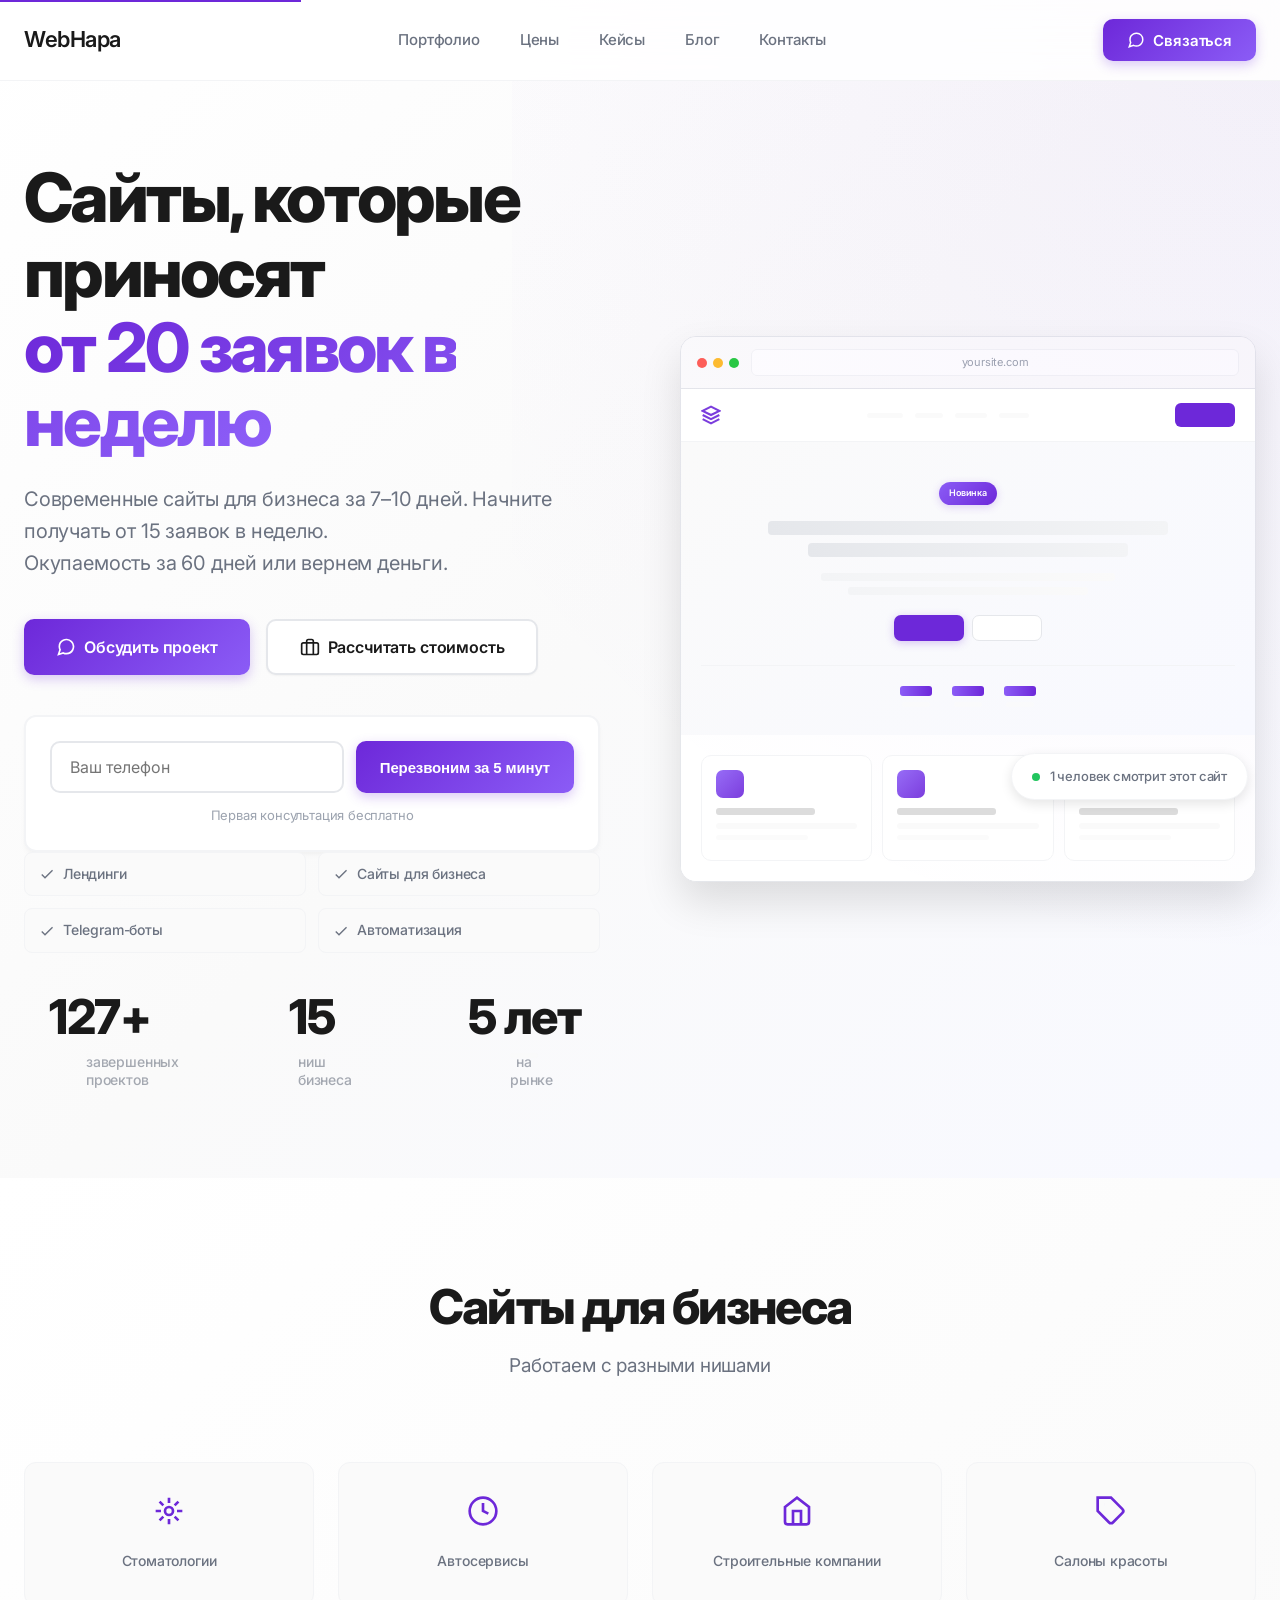
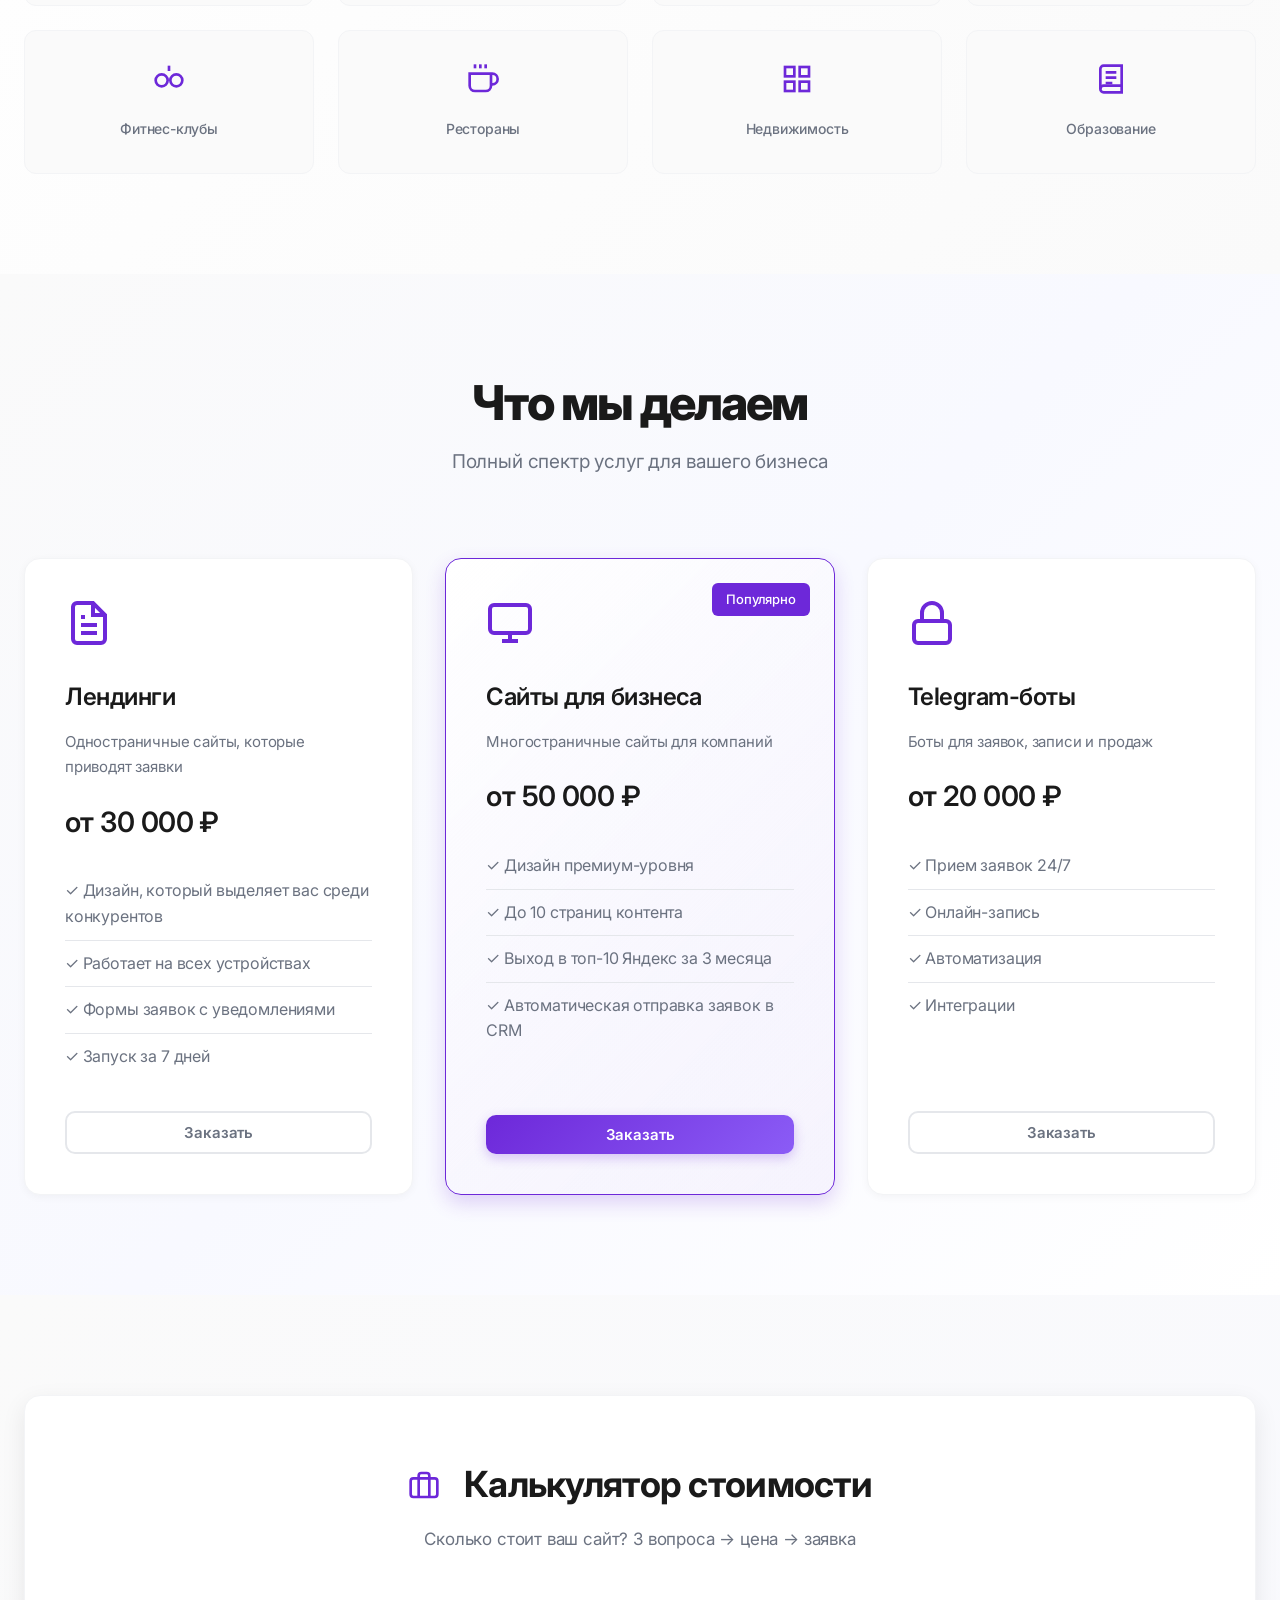
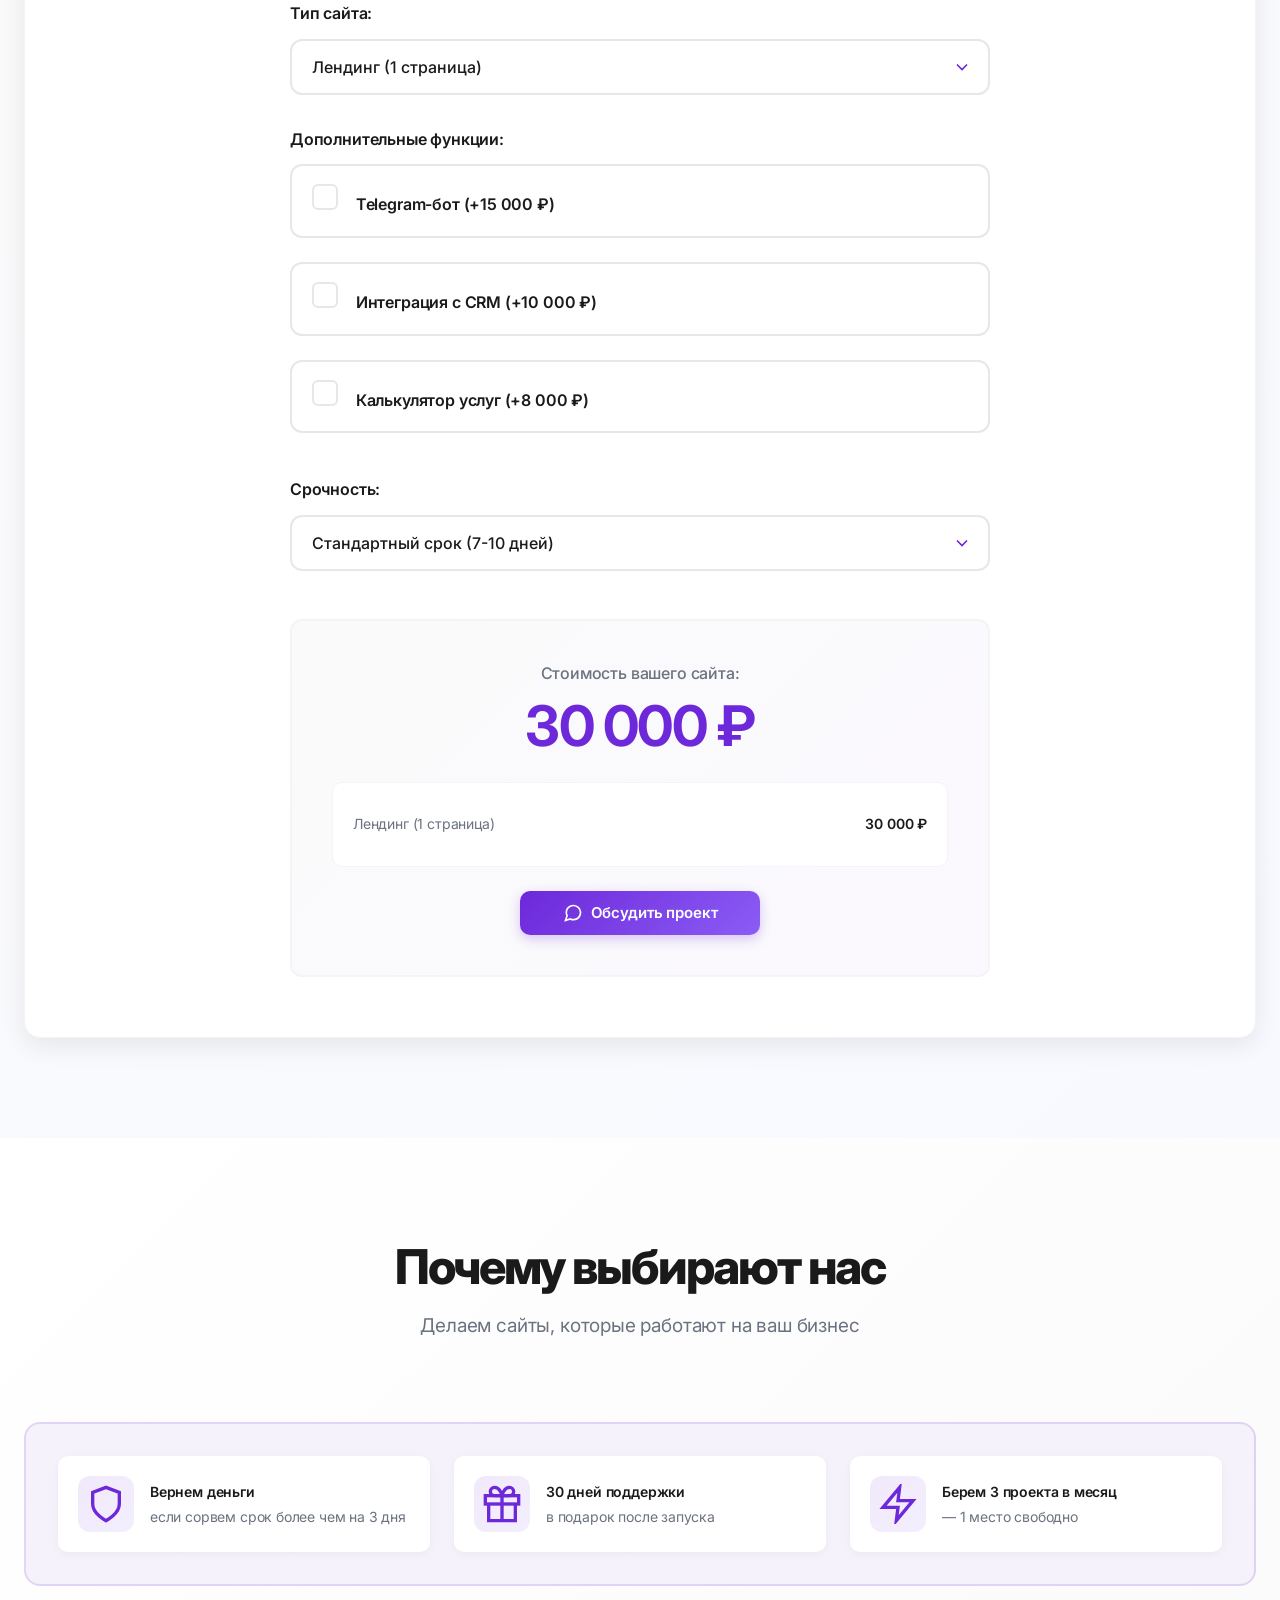
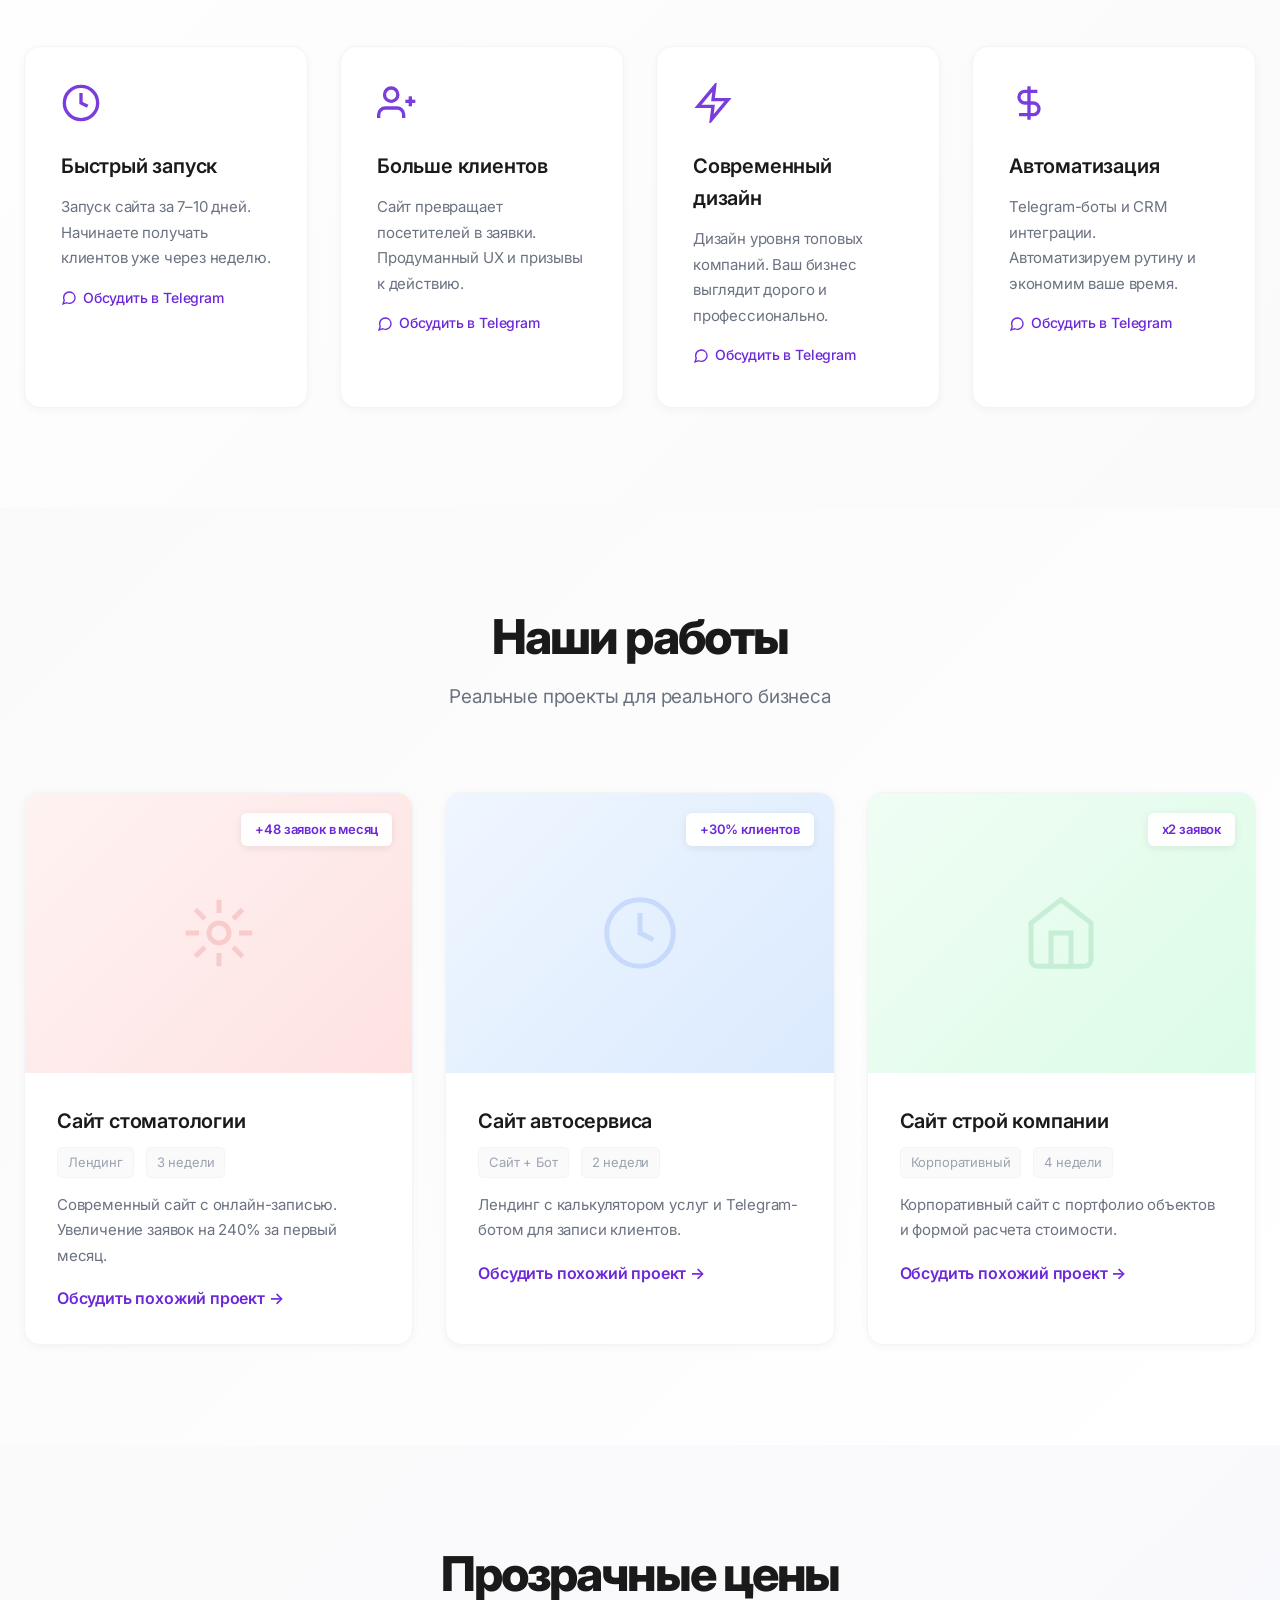
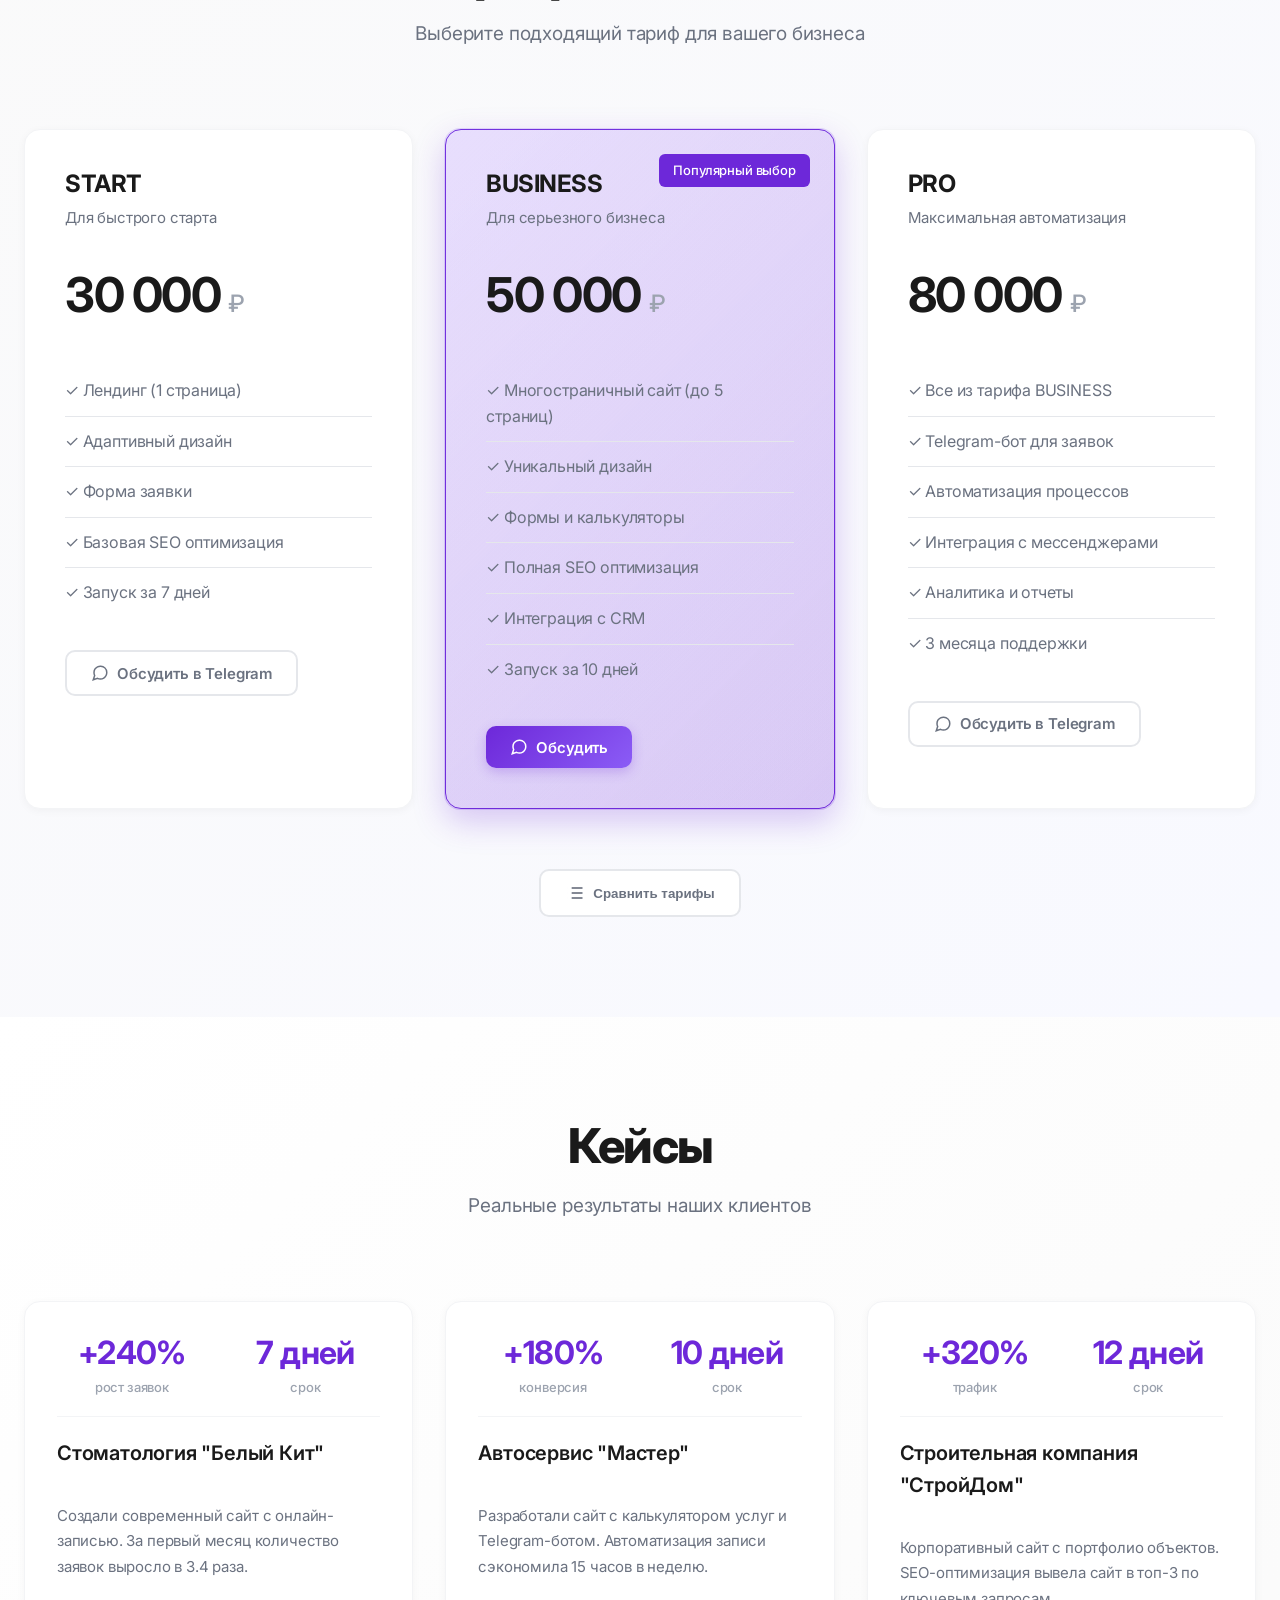
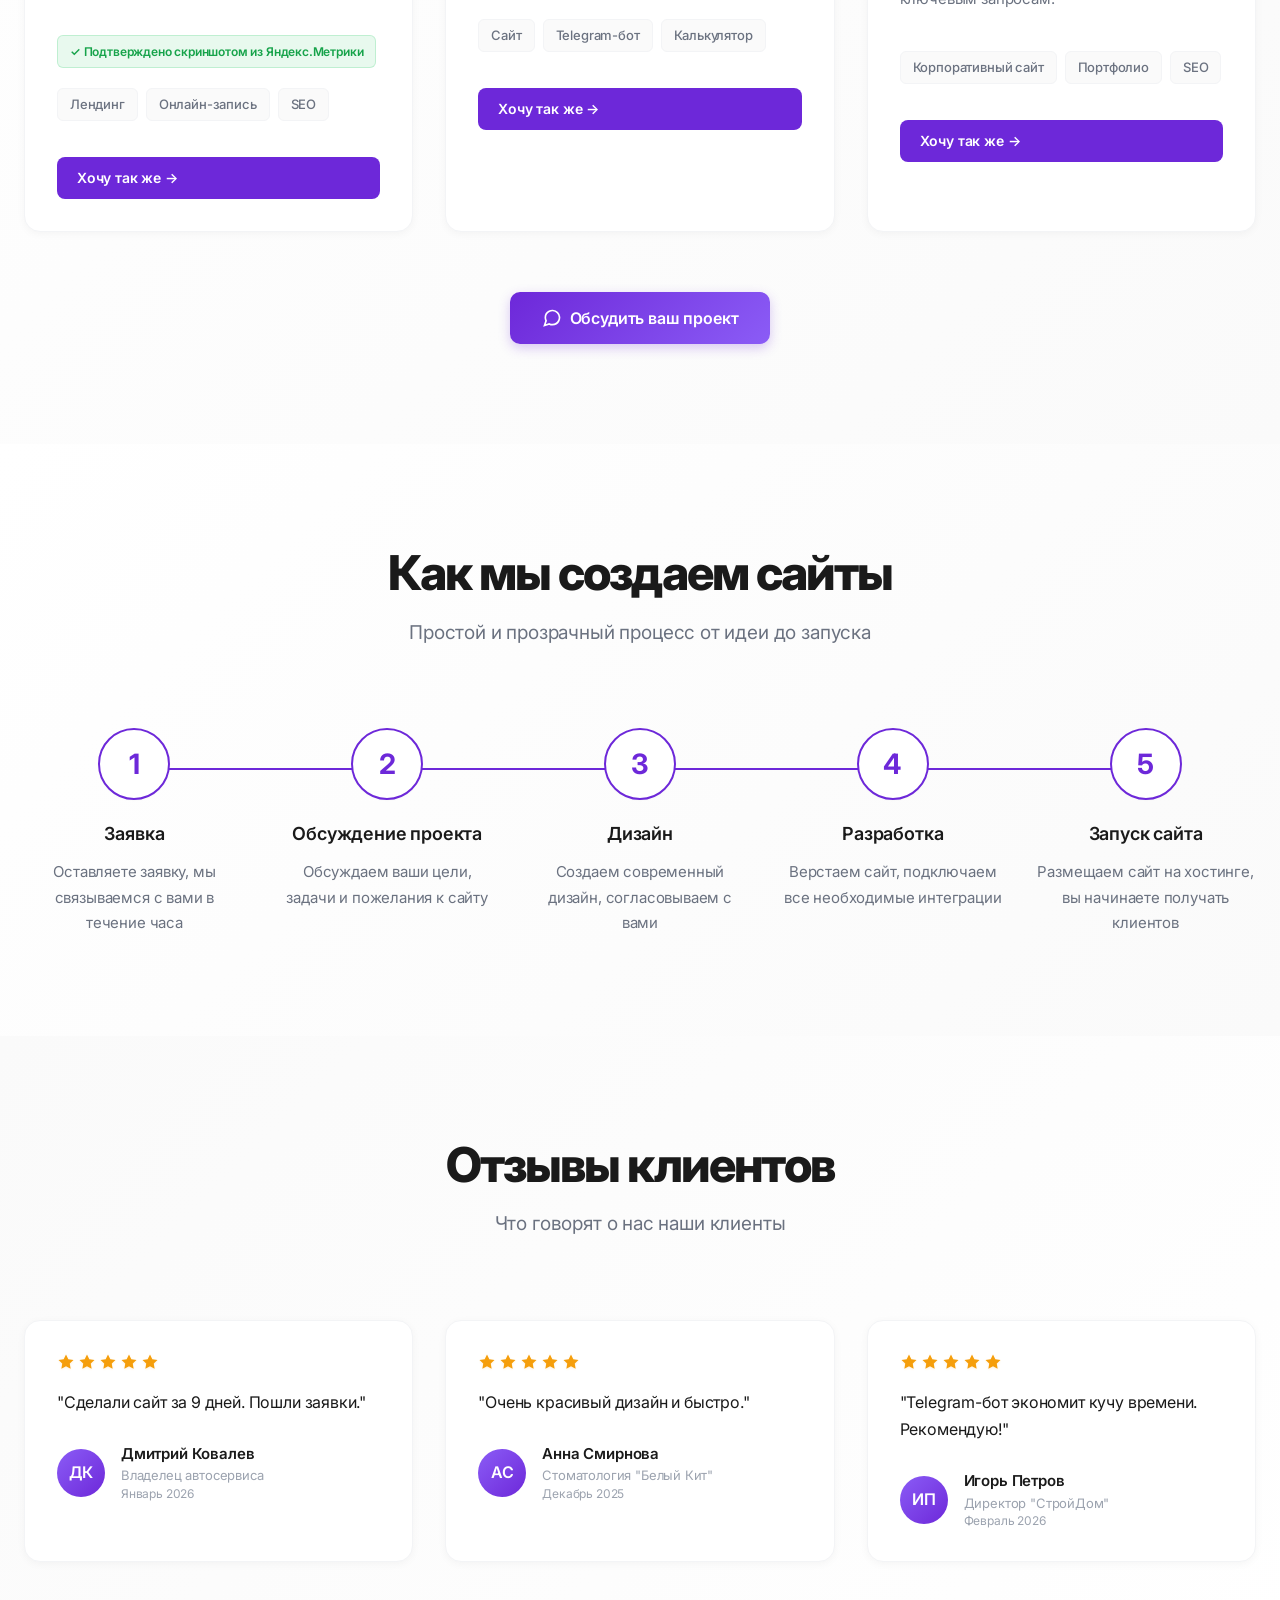
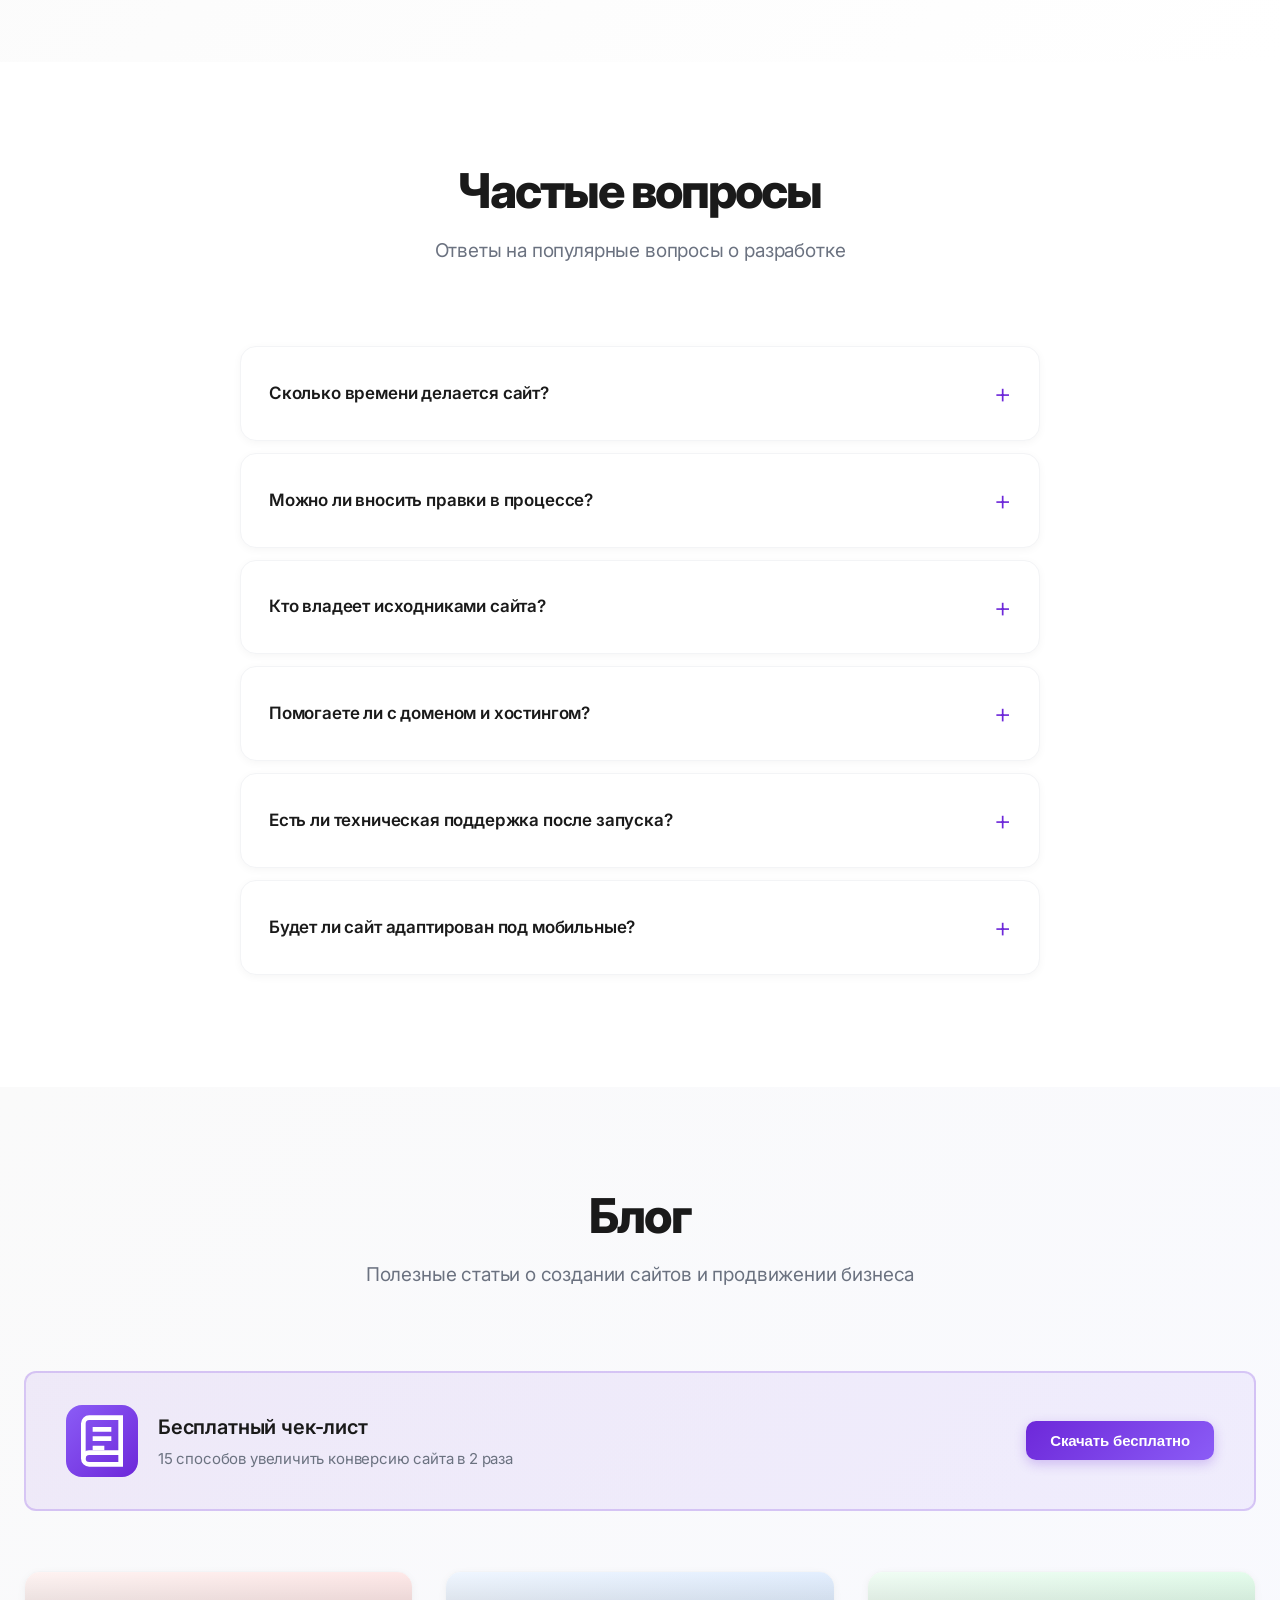
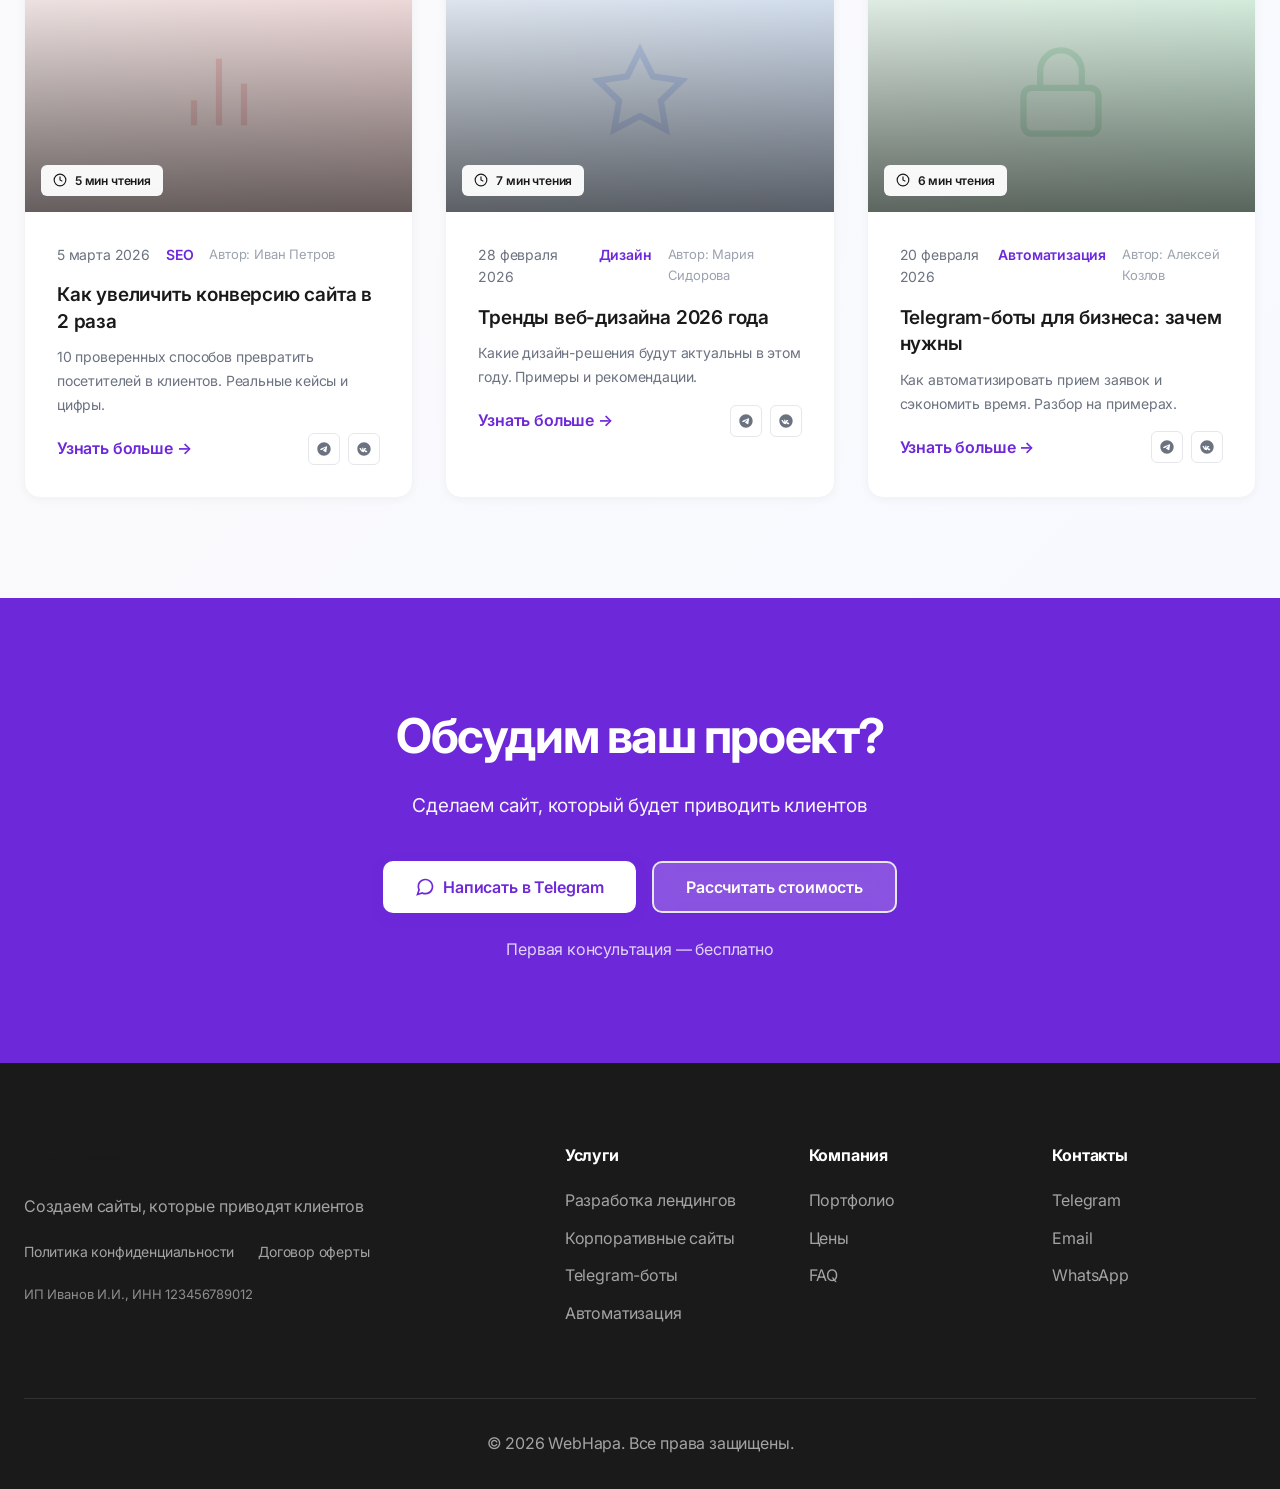
<file: index.html>
<!DOCTYPE html>
<html lang="ru">
<head>
    <meta charset="UTF-8">
    <meta name="viewport" content="width=device-width, initial-scale=1.0">
    <title>Сайты, которые приносят от 20 заявок в неделю | WebHapa</title>
    <meta name="description" content="Создаем сайты для бизнеса за 7-10 дней. Окупаемость за 60 дней. От 15 заявок в неделю. Лендинги от 30 000 ₽. Telegram-боты, автоматизация.">
    <meta name="keywords" content="создание сайтов, разработка сайтов, лендинг, веб-студия, telegram боты, webhapa">
    <meta name="author" content="WebHapa">
    <meta property="og:title" content="Сайты, которые приносят от 20 заявок в неделю | WebHapa">
    <meta property="og:description" content="Создаем сайты для бизнеса за 7-10 дней. Окупаемость за 60 дней. От 15 заявок в неделю.">
    <meta property="og:type" content="website">
    <meta property="og:url" content="https://webhapa.ru">
    <meta property="og:image" content="https://webhapa.ru/og-image.jpg">
    <link rel="preconnect" href="https://fonts.googleapis.com">
    <link rel="preconnect" href="https://fonts.gstatic.com" crossorigin>
    <link href="https://fonts.googleapis.com/css2?family=Inter:wght@400;500;600;700;800&display=swap" rel="stylesheet">
    <link rel="stylesheet" href="styles.css">
    <link rel="icon" href="data:image/svg+xml,<svg xmlns='http://www.w3.org/2000/svg' viewBox='0 0 24 24' fill='%236366f1'><path d='M3 3h18v18H3V3zm16 16V5H5v14h14zM7 7h10v2H7V7zm0 4h10v2H7v-2zm0 4h7v2H7v-2z'/></svg>">
    
    <!-- Schema.org разметка -->
    <script type="application/ld+json">
    {
      "@context": "https://schema.org",
      "@type": "ProfessionalService",
      "name": "WebHapa",
      "description": "Создаем сайты, которые приносят от 20 заявок в неделю",
      "url": "https://webhapa.ru",
      "telephone": "+7-900-123-45-67",
      "email": "hello@webhapa.ru",
      "address": {
        "@type": "PostalAddress",
        "addressCountry": "RU",
        "addressLocality": "Москва"
      },
      "priceRange": "30000-80000 RUB",
      "openingHours": "Mo-Fr 09:00-18:00",
      "sameAs": ["https://t.me/lovebatory"],
      "aggregateRating": {
        "@type": "AggregateRating",
        "ratingValue": "5",
        "reviewCount": "127"
      },
      "hasOfferCatalog": {
        "@type": "OfferCatalog",
        "name": "Услуги по разработке сайтов",
        "itemListElement": [
          {
            "@type": "Offer",
            "itemOffered": {
              "@type": "Service",
              "name": "Лендинг"
            },
            "price": "30000",
            "priceCurrency": "RUB"
          },
          {
            "@type": "Offer",
            "itemOffered": {
              "@type": "Service",
              "name": "Многостраничный сайт"
            },
            "price": "50000",
            "priceCurrency": "RUB"
          },
          {
            "@type": "Offer",
            "itemOffered": {
              "@type": "Service",
              "name": "Корпоративный сайт с автоматизацией"
            },
            "price": "80000",
            "priceCurrency": "RUB"
          }
        ]
      }
    }
    </script>
    
    <script type="application/ld+json">
    {
      "@context": "https://schema.org",
      "@type": "FAQPage",
      "mainEntity": [
        {
          "@type": "Question",
          "name": "Сколько времени делается сайт?",
          "acceptedAnswer": {
            "@type": "Answer",
            "text": "Лендинг — 7 дней, многостраничный сайт — 10 дней. Сроки зависят от сложности проекта и скорости согласования с вашей стороны. Если нужно срочно — можем сделать за 3-5 дней с доплатой 10 000 ₽."
          }
        },
        {
          "@type": "Question",
          "name": "Можно ли вносить правки в процессе?",
          "acceptedAnswer": {
            "@type": "Answer",
            "text": "Да, конечно! Мы предусматриваем 2 раунда правок на этапе дизайна и 1 раунд после разработки. Дополнительные правки обсуждаются отдельно. Если дизайн не понравится — переделаем бесплатно."
          }
        },
        {
          "@type": "Question",
          "name": "Будет ли сайт адаптирован под мобильные?",
          "acceptedAnswer": {
            "@type": "Answer",
            "text": "Обязательно! Все наши сайты адаптивные и отлично работают на всех устройствах — от смартфонов до больших мониторов. Более 60% посетителей заходят с телефонов, поэтому мобильная версия — приоритет."
          }
        }
      ]
    }
    </script>
</head>
<body>
    <a href="#main-content" class="skip-link">Перейти к основному содержанию</a>
    <!-- Header -->
    <header class="header">
        <div class="container">
            <nav class="nav">
                <div class="logo">WebHapa</div>
                <button class="mobile-menu-toggle" onclick="toggleMobileMenu()" aria-label="Меню">
                    <svg viewBox="0 0 24 24" fill="none" stroke="currentColor" stroke-width="2">
                        <line x1="3" y1="12" x2="21" y2="12"></line>
                        <line x1="3" y1="6" x2="21" y2="6"></line>
                        <line x1="3" y1="18" x2="21" y2="18"></line>
                    </svg>
                </button>
                <ul class="nav-menu" id="navMenu">
                    <li><a href="#works" onclick="closeMobileMenu()">Портфолио</a></li>
                    <li><a href="#prices" onclick="closeMobileMenu()">Цены</a></li>
                    <li><a href="#cases" onclick="closeMobileMenu()">Кейсы</a></li>
                    <li><a href="#blog" onclick="closeMobileMenu()">Блог</a></li>
                    <li><a href="#contact" onclick="closeMobileMenu()">Контакты</a></li>
                </ul>
                <a href="https://t.me/lovebatory" class="btn btn-primary" target="_blank">
                    <svg width="18" height="18" viewBox="0 0 24 24" fill="none" stroke="currentColor" stroke-width="2">
                        <path d="M21 11.5a8.38 8.38 0 0 1-.9 3.8 8.5 8.5 0 0 1-7.6 4.7 8.38 8.38 0 0 1-3.8-.9L3 21l1.9-5.7a8.38 8.38 0 0 1-.9-3.8 8.5 8.5 0 0 1 4.7-7.6 8.38 8.38 0 0 1 3.8-.9h.5a8.48 8.48 0 0 1 8 8v.5z"></path>
                    </svg>
                    Связаться
                </a>
            </nav>
        </div>
    </header>

    <!-- Hero Section -->
    <main id="main-content">
    <section class="hero">
        <div class="container">
            <div class="hero-content">
                <div class="hero-text">
                    <h1 class="hero-title">
                        Сайты, которые приносят<br>
                        <span class="gradient-text">от 20 заявок в неделю</span>
                    </h1>
                    <p class="hero-subtitle">
                        Современные сайты для бизнеса за 7–10 дней. Начните получать от 15 заявок в неделю.<br>
                        Окупаемость за 60 дней или вернем деньги.
                    </p>
                    <div class="hero-buttons">
                        <a href="https://t.me/lovebatory?utm_source=site&utm_medium=button&utm_campaign=hero&utm_content=discuss" class="btn btn-large btn-primary" target="_blank">
                            <svg width="20" height="20" viewBox="0 0 24 24" fill="none" stroke="currentColor" stroke-width="2">
                                <path d="M21 11.5a8.38 8.38 0 0 1-.9 3.8 8.5 8.5 0 0 1-7.6 4.7 8.38 8.38 0 0 1-3.8-.9L3 21l1.9-5.7a8.38 8.38 0 0 1-.9-3.8 8.5 8.5 0 0 1 4.7-7.6 8.38 8.38 0 0 1 3.8-.9h.5a8.48 8.48 0 0 1 8 8v.5z"></path>
                            </svg>
                            Обсудить проект
                        </a>
                        <a href="#calculator" class="btn btn-large btn-secondary">
                            <svg width="20" height="20" viewBox="0 0 24 24" fill="none" stroke="currentColor" stroke-width="2">
                                <rect x="2" y="7" width="20" height="14" rx="2" ry="2"></rect>
                                <path d="M16 21V5a2 2 0 0 0-2-2h-4a2 2 0 0 0-2 2v16"></path>
                            </svg>
                            Рассчитать стоимость
                        </a>
                    </div>
                    <div class="hero-quick-form">
                        <form class="quick-contact-form" onsubmit="submitQuickForm(event)">
                            <input type="tel" placeholder="Ваш телефон" required pattern="[0-9+\-\(\) ]+" />
                            <button type="submit" class="btn btn-primary">
                                Перезвоним за 5 минут
                            </button>
                        </form>
                        <p class="form-note">Первая консультация бесплатно</p>
                    </div>
                    <div class="hero-features">
                        <div class="feature-item">
                            <svg width="16" height="16" viewBox="0 0 24 24" fill="currentColor">
                                <path d="M9 16.17L4.83 12l-1.42 1.41L9 19 21 7l-1.41-1.41z"/>
                            </svg>
                            Лендинги
                        </div>
                        <div class="feature-item">
                            <svg width="16" height="16" viewBox="0 0 24 24" fill="currentColor">
                                <path d="M9 16.17L4.83 12l-1.42 1.41L9 19 21 7l-1.41-1.41z"/>
                            </svg>
                            Сайты для бизнеса
                        </div>
                        <div class="feature-item">
                            <svg width="16" height="16" viewBox="0 0 24 24" fill="currentColor">
                                <path d="M9 16.17L4.83 12l-1.42 1.41L9 19 21 7l-1.41-1.41z"/>
                            </svg>
                            Telegram-боты
                        </div>
                        <div class="feature-item">
                            <svg width="16" height="16" viewBox="0 0 24 24" fill="currentColor">
                                <path d="M9 16.17L4.83 12l-1.42 1.41L9 19 21 7l-1.41-1.41z"/>
                            </svg>
                            Автоматизация
                        </div>
                    </div>
                    <div class="hero-stats">
                        <div class="stat">
                            <div class="stat-number" data-target="127" data-suffix="+">0+</div>
                            <div class="stat-label">завершенных проектов</div>
                        </div>
                        <div class="stat">
                            <div class="stat-number" data-target="15">0</div>
                            <div class="stat-label">ниш бизнеса</div>
                        </div>
                        <div class="stat">
                            <div class="stat-number">5 лет</div>
                            <div class="stat-label">на рынке</div>
                        </div>
                    </div>
                </div>
                <div class="hero-visual">
                    <div class="browser-mockup">
                        <div class="browser-header">
                            <div class="browser-dots">
                                <span></span><span></span><span></span>
                            </div>
                            <div class="browser-url">yoursite.com</div>
                        </div>
                        <div class="browser-content">
                            <div class="demo-site">
                                <div class="demo-header">
                                    <div class="demo-logo">
                                        <svg width="20" height="20" viewBox="0 0 24 24" fill="none" stroke="currentColor" stroke-width="2.5">
                                            <polygon points="12 2 2 7 12 12 22 7 12 2"></polygon>
                                            <polyline points="2 17 12 22 22 17"></polyline>
                                            <polyline points="2 12 12 17 22 12"></polyline>
                                        </svg>
                                    </div>
                                    <div class="demo-nav">
                                        <span></span>
                                        <span></span>
                                        <span></span>
                                        <span></span>
                                    </div>
                                    <div class="demo-cta"></div>
                                </div>
                                <div class="demo-hero">
                                    <div class="demo-badge">Новинка</div>
                                    <div class="demo-title"></div>
                                    <div class="demo-title-2"></div>
                                    <div class="demo-subtitle"></div>
                                    <div class="demo-subtitle-2"></div>
                                    <div class="demo-buttons">
                                        <div class="demo-btn primary"></div>
                                        <div class="demo-btn secondary"></div>
                                    </div>
                                    <div class="demo-stats">
                                        <div class="demo-stat">
                                            <div class="stat-num"></div>
                                            <div class="stat-label"></div>
                                        </div>
                                        <div class="demo-stat">
                                            <div class="stat-num"></div>
                                            <div class="stat-label"></div>
                                        </div>
                                        <div class="demo-stat">
                                            <div class="stat-num"></div>
                                            <div class="stat-label"></div>
                                        </div>
                                    </div>
                                </div>
                                <div class="demo-cards">
                                    <div class="demo-card">
                                        <div class="demo-card-icon"></div>
                                        <div class="demo-card-title"></div>
                                        <div class="demo-card-text"></div>
                                        <div class="demo-card-text short"></div>
                                    </div>
                                    <div class="demo-card">
                                        <div class="demo-card-icon"></div>
                                        <div class="demo-card-title"></div>
                                        <div class="demo-card-text"></div>
                                        <div class="demo-card-text short"></div>
                                    </div>
                                    <div class="demo-card">
                                        <div class="demo-card-icon"></div>
                                        <div class="demo-card-title"></div>
                                        <div class="demo-card-text"></div>
                                        <div class="demo-card-text short"></div>
                                    </div>
                                </div>
                            </div>
                        </div>
                    </div>
                </div>
            </div>
        </div>
    </section>

    <!-- Trust Section -->
    <section class="trust-section">
        <div class="container">
            <div class="section-header">
                <h2 class="section-title">Сайты для бизнеса</h2>
                <p class="section-subtitle">Работаем с разными нишами</p>
            </div>
            <div class="trust-grid">
                <div class="trust-item">
                    <div class="trust-icon">
                        <svg width="32" height="32" viewBox="0 0 24 24" fill="none" stroke="currentColor" stroke-width="2">
                            <path d="M12 2v4m0 12v4M4.93 4.93l2.83 2.83m8.48 8.48l2.83 2.83M2 12h4m12 0h4M4.93 19.07l2.83-2.83m8.48-8.48l2.83-2.83"></path>
                            <circle cx="12" cy="12" r="3"></circle>
                        </svg>
                    </div>
                    <div class="trust-label">Стоматологии</div>
                </div>
                <div class="trust-item">
                    <div class="trust-icon">
                        <svg width="32" height="32" viewBox="0 0 24 24" fill="none" stroke="currentColor" stroke-width="2">
                            <circle cx="12" cy="12" r="10"></circle>
                            <path d="M12 6v6l4 2"></path>
                        </svg>
                    </div>
                    <div class="trust-label">Автосервисы</div>
                </div>
                <div class="trust-item">
                    <div class="trust-icon">
                        <svg width="32" height="32" viewBox="0 0 24 24" fill="none" stroke="currentColor" stroke-width="2">
                            <path d="M3 9l9-7 9 7v11a2 2 0 0 1-2 2H5a2 2 0 0 1-2-2z"></path>
                            <polyline points="9 22 9 12 15 12 15 22"></polyline>
                        </svg>
                    </div>
                    <div class="trust-label">Строительные компании</div>
                </div>
                <div class="trust-item">
                    <div class="trust-icon">
                        <svg width="32" height="32" viewBox="0 0 24 24" fill="none" stroke="currentColor" stroke-width="2">
                            <path d="M20.59 13.41l-7.17 7.17a2 2 0 0 1-2.83 0L2 12V2h10l8.59 8.59a2 2 0 0 1 0 2.82z"></path>
                            <line x1="7" y1="7" x2="7.01" y2="7"></line>
                        </svg>
                    </div>
                    <div class="trust-label">Салоны красоты</div>
                </div>
                <div class="trust-item">
                    <div class="trust-icon">
                        <svg width="32" height="32" viewBox="0 0 24 24" fill="none" stroke="currentColor" stroke-width="2">
                            <path d="M6.5 6.5m0 11a4.5 4.5 0 0 1 0-9 4.5 4.5 0 0 1 0 9"></path>
                            <path d="M17.5 6.5m0 11a4.5 4.5 0 0 1 0-9 4.5 4.5 0 0 1 0 9"></path>
                            <line x1="12" y1="2" x2="12" y2="6"></line>
                        </svg>
                    </div>
                    <div class="trust-label">Фитнес-клубы</div>
                </div>
                <div class="trust-item">
                    <div class="trust-icon">
                        <svg width="32" height="32" viewBox="0 0 24 24" fill="none" stroke="currentColor" stroke-width="2">
                            <path d="M18 8h1a4 4 0 0 1 0 8h-1M2 8h16v9a4 4 0 0 1-4 4H6a4 4 0 0 1-4-4V8z"></path>
                            <line x1="6" y1="1" x2="6" y2="4"></line>
                            <line x1="10" y1="1" x2="10" y2="4"></line>
                            <line x1="14" y1="1" x2="14" y2="4"></line>
                        </svg>
                    </div>
                    <div class="trust-label">Рестораны</div>
                </div>
                <div class="trust-item">
                    <div class="trust-icon">
                        <svg width="32" height="32" viewBox="0 0 24 24" fill="none" stroke="currentColor" stroke-width="2">
                            <rect x="3" y="3" width="7" height="7"></rect>
                            <rect x="14" y="3" width="7" height="7"></rect>
                            <rect x="14" y="14" width="7" height="7"></rect>
                            <rect x="3" y="14" width="7" height="7"></rect>
                        </svg>
                    </div>
                    <div class="trust-label">Недвижимость</div>
                </div>
                <div class="trust-item">
                    <div class="trust-icon">
                        <svg width="32" height="32" viewBox="0 0 24 24" fill="none" stroke="currentColor" stroke-width="2">
                            <path d="M4 19.5A2.5 2.5 0 0 1 6.5 17H20"></path>
                            <path d="M6.5 2H20v20H6.5A2.5 2.5 0 0 1 4 19.5v-15A2.5 2.5 0 0 1 6.5 2z"></path>
                            <path d="M8 7h8M8 11h8M8 15h5"></path>
                        </svg>
                    </div>
                    <div class="trust-label">Образование</div>
                </div>
            </div>
        </div>
    </section>

    <!-- Services Section -->
    <section class="services-section">
        <div class="container">
            <div class="section-header">
                <h2 class="section-title">Что мы делаем</h2>
                <p class="section-subtitle">Полный спектр услуг для вашего бизнеса</p>
            </div>
            <div class="services-grid">
                <div class="service-card">
                    <div class="service-icon">
                        <svg width="48" height="48" viewBox="0 0 24 24" fill="none" stroke="currentColor" stroke-width="2">
                            <path d="M14 2H6a2 2 0 0 0-2 2v16a2 2 0 0 0 2 2h12a2 2 0 0 0 2-2V8z"></path>
                            <polyline points="14 2 14 8 20 8"></polyline>
                            <line x1="16" y1="13" x2="8" y2="13"></line>
                            <line x1="16" y1="17" x2="8" y2="17"></line>
                            <polyline points="10 9 9 9 8 9"></polyline>
                        </svg>
                    </div>
                    <h3 class="service-title">Лендинги</h3>
                    <p class="service-description">Одностраничные сайты, которые приводят заявки</p>
                    <div class="service-price">от 30 000 ₽</div>
                    <ul class="service-features">
                        <li>✓ Дизайн, который выделяет вас среди конкурентов</li>
                        <li>✓ Работает на всех устройствах</li>
                        <li>✓ Формы заявок с уведомлениями</li>
                        <li>✓ Запуск за 7 дней</li>
                    </ul>
                    <a href="https://t.me/lovebatory" class="btn btn-outline" target="_blank">Заказать</a>
                </div>
                <div class="service-card featured">
                    <div class="service-badge">Популярно</div>
                    <div class="service-icon">
                        <svg width="48" height="48" viewBox="0 0 24 24" fill="none" stroke="currentColor" stroke-width="2">
                            <rect x="2" y="3" width="20" height="14" rx="2" ry="2"></rect>
                            <line x1="8" y1="21" x2="16" y2="21"></line>
                            <line x1="12" y1="17" x2="12" y2="21"></line>
                        </svg>
                    </div>
                    <h3 class="service-title">Сайты для бизнеса</h3>
                    <p class="service-description">Многостраничные сайты для компаний</p>
                    <div class="service-price">от 50 000 ₽</div>
                    <ul class="service-features">
                        <li>✓ Дизайн премиум-уровня</li>
                        <li>✓ До 10 страниц контента</li>
                        <li>✓ Выход в топ-10 Яндекс за 3 месяца</li>
                        <li>✓ Автоматическая отправка заявок в CRM</li>
                    </ul>
                    <a href="https://t.me/lovebatory" class="btn btn-primary" target="_blank">Заказать</a>
                </div>
                <div class="service-card">
                    <div class="service-icon">
                        <svg width="48" height="48" viewBox="0 0 24 24" fill="none" stroke="currentColor" stroke-width="2">
                            <rect x="3" y="11" width="18" height="11" rx="2" ry="2"></rect>
                            <path d="M7 11V7a5 5 0 0 1 10 0v4"></path>
                        </svg>
                    </div>
                    <h3 class="service-title">Telegram-боты</h3>
                    <p class="service-description">Боты для заявок, записи и продаж</p>
                    <div class="service-price">от 20 000 ₽</div>
                    <ul class="service-features">
                        <li>✓ Прием заявок 24/7</li>
                        <li>✓ Онлайн-запись</li>
                        <li>✓ Автоматизация</li>
                        <li>✓ Интеграции</li>
                    </ul>
                    <a href="https://t.me/lovebatory" class="btn btn-outline" target="_blank">Заказать</a>
                </div>
            </div>
        </div>
    </section>

    <!-- Calculator Section -->
    <section class="calculator-section" id="calculator">
        <div class="container">
            <div class="calculator-card">
                <div class="calculator-header">
                    <h2 class="calculator-title">
                        <svg width="32" height="32" viewBox="0 0 24 24" fill="none" stroke="currentColor" stroke-width="2" style="vertical-align: middle; margin-right: 12px;">
                            <rect x="2" y="7" width="20" height="14" rx="2" ry="2"></rect>
                            <path d="M16 21V5a2 2 0 0 0-2-2h-4a2 2 0 0 0-2 2v16"></path>
                        </svg>
                        Калькулятор стоимости
                    </h2>
                    <p class="calculator-subtitle">Сколько стоит ваш сайт? 3 вопроса → цена → заявка</p>
                </div>
                <div class="calculator-content">
                    <div class="calculator-question">
                        <label>Тип сайта:</label>
                        <select id="siteType" onchange="calculatePrice()">
                            <option value="30000">Лендинг (1 страница)</option>
                            <option value="50000">Многостраничный сайт (до 5 страниц)</option>
                            <option value="70000">Корпоративный сайт (до 10 страниц)</option>
                        </select>
                    </div>
                    <div class="calculator-question">
                        <label>Дополнительные функции:</label>
                        <div class="checkbox-group">
                            <label class="checkbox-label">
                                <input type="checkbox" value="15000" onchange="calculatePrice()"> 
                                Telegram-бот (+15 000 ₽)
                            </label>
                            <label class="checkbox-label">
                                <input type="checkbox" value="10000" onchange="calculatePrice()"> 
                                Интеграция с CRM (+10 000 ₽)
                            </label>
                            <label class="checkbox-label">
                                <input type="checkbox" value="8000" onchange="calculatePrice()"> 
                                Калькулятор услуг (+8 000 ₽)
                            </label>
                        </div>
                    </div>
                    <div class="calculator-question">
                        <label>Срочность:</label>
                        <select id="urgency" onchange="calculatePrice()">
                            <option value="0">Стандартный срок (7-10 дней)</option>
                            <option value="10000">Срочно (3-5 дней) +10 000 ₽</option>
                        </select>
                    </div>
                    <div class="calculator-result">
                        <div class="result-label">Стоимость вашего сайта:</div>
                        <div class="result-price" id="totalPrice">30 000 ₽</div>
                        <div class="price-breakdown" id="priceBreakdown">
                            <div class="breakdown-item">
                                <span>Лендинг (1 страница)</span>
                                <span>30 000 ₽</span>
                            </div>
                        </div>
                        <a href="https://t.me/lovebatory?utm_source=site&utm_medium=button&utm_campaign=calculator&utm_content=result" class="btn btn-primary" target="_blank">
                            <svg width="20" height="20" viewBox="0 0 24 24" fill="none" stroke="currentColor" stroke-width="2">
                                <path d="M21 11.5a8.38 8.38 0 0 1-.9 3.8 8.5 8.5 0 0 1-7.6 4.7 8.38 8.38 0 0 1-3.8-.9L3 21l1.9-5.7a8.38 8.38 0 0 1-.9-3.8 8.5 8.5 0 0 1 4.7-7.6 8.38 8.38 0 0 1 3.8-.9h.5a8.48 8.48 0 0 1 8 8v.5z"></path>
                            </svg>
                            Обсудить проект
                        </a>
                    </div>
                </div>
            </div>
        </div>
    </section>

    <!-- Benefits Section -->
    <section class="benefits" id="services">
        <div class="container">
            <div class="section-header">
                <h2 class="section-title">Почему выбирают нас</h2>
                <p class="section-subtitle">Делаем сайты, которые работают на ваш бизнес</p>
            </div>
            
            <!-- Guarantees Block -->
            <div class="guarantees-block">
                <div class="guarantee-item">
                    <div class="guarantee-icon">
                        <svg width="40" height="40" viewBox="0 0 24 24" fill="none" stroke="currentColor" stroke-width="2">
                            <path d="M12 22s8-4 8-10V5l-8-3-8 3v7c0 6 8 10 8 10z"></path>
                        </svg>
                    </div>
                    <div class="guarantee-text">
                        <strong>Вернем деньги</strong> если сорвем срок более чем на 3 дня
                    </div>
                </div>
                <div class="guarantee-item">
                    <div class="guarantee-icon">
                        <svg width="40" height="40" viewBox="0 0 24 24" fill="none" stroke="currentColor" stroke-width="2">
                            <polyline points="20 12 20 22 4 22 4 12"></polyline>
                            <rect x="2" y="7" width="20" height="5"></rect>
                            <line x1="12" y1="22" x2="12" y2="7"></line>
                            <path d="M12 7H7.5a2.5 2.5 0 0 1 0-5C11 2 12 7 12 7z"></path>
                            <path d="M12 7h4.5a2.5 2.5 0 0 0 0-5C13 2 12 7 12 7z"></path>
                        </svg>
                    </div>
                    <div class="guarantee-text">
                        <strong>30 дней поддержки</strong> в подарок после запуска
                    </div>
                </div>
                <div class="guarantee-item">
                    <div class="guarantee-icon">
                        <svg width="40" height="40" viewBox="0 0 24 24" fill="none" stroke="currentColor" stroke-width="2">
                            <polygon points="13 2 3 14 12 14 11 22 21 10 12 10 13 2"></polygon>
                        </svg>
                    </div>
                    <div class="guarantee-text">
                        <strong>Берем 3 проекта в месяц</strong> — 1 место свободно
                    </div>
                </div>
            </div>
            
            <div class="benefits-grid">
                <div class="benefit-card">
                    <div class="benefit-icon">
                        <svg width="40" height="40" viewBox="0 0 24 24" fill="none" stroke="currentColor" stroke-width="2">
                            <circle cx="12" cy="12" r="10"></circle>
                            <polyline points="12 6 12 12 16 14"></polyline>
                        </svg>
                    </div>
                    <h3 class="benefit-title">Быстрый запуск</h3>
                    <p class="benefit-text">Запуск сайта за 7–10 дней. Начинаете получать клиентов уже через неделю.</p>
                    <a href="https://t.me/lovebatory" class="benefit-link" target="_blank">
                        <svg width="16" height="16" viewBox="0 0 24 24" fill="none" stroke="currentColor" stroke-width="2">
                            <path d="M21 11.5a8.38 8.38 0 0 1-.9 3.8 8.5 8.5 0 0 1-7.6 4.7 8.38 8.38 0 0 1-3.8-.9L3 21l1.9-5.7a8.38 8.38 0 0 1-.9-3.8 8.5 8.5 0 0 1 4.7-7.6 8.38 8.38 0 0 1 3.8-.9h.5a8.48 8.48 0 0 1 8 8v.5z"></path>
                        </svg>
                        Обсудить в Telegram
                    </a>
                </div>
                <div class="benefit-card">
                    <div class="benefit-icon">
                        <svg width="40" height="40" viewBox="0 0 24 24" fill="none" stroke="currentColor" stroke-width="2">
                            <path d="M16 21v-2a4 4 0 0 0-4-4H5a4 4 0 0 0-4 4v2"></path>
                            <circle cx="8.5" cy="7" r="4"></circle>
                            <line x1="20" y1="8" x2="20" y2="14"></line>
                            <line x1="23" y1="11" x2="17" y2="11"></line>
                        </svg>
                    </div>
                    <h3 class="benefit-title">Больше клиентов</h3>
                    <p class="benefit-text">Сайт превращает посетителей в заявки. Продуманный UX и призывы к действию.</p>
                    <a href="https://t.me/lovebatory" class="benefit-link" target="_blank">
                        <svg width="16" height="16" viewBox="0 0 24 24" fill="none" stroke="currentColor" stroke-width="2">
                            <path d="M21 11.5a8.38 8.38 0 0 1-.9 3.8 8.5 8.5 0 0 1-7.6 4.7 8.38 8.38 0 0 1-3.8-.9L3 21l1.9-5.7a8.38 8.38 0 0 1-.9-3.8 8.5 8.5 0 0 1 4.7-7.6 8.38 8.38 0 0 1 3.8-.9h.5a8.48 8.48 0 0 1 8 8v.5z"></path>
                        </svg>
                        Обсудить в Telegram
                    </a>
                </div>
                <div class="benefit-card">
                    <div class="benefit-icon">
                        <svg width="40" height="40" viewBox="0 0 24 24" fill="none" stroke="currentColor" stroke-width="2">
                            <polygon points="13 2 3 14 12 14 11 22 21 10 12 10 13 2"></polygon>
                        </svg>
                    </div>
                    <h3 class="benefit-title">Современный дизайн</h3>
                    <p class="benefit-text">Дизайн уровня топовых компаний. Ваш бизнес выглядит дорого и профессионально.</p>
                    <a href="https://t.me/lovebatory" class="benefit-link" target="_blank">
                        <svg width="16" height="16" viewBox="0 0 24 24" fill="none" stroke="currentColor" stroke-width="2">
                            <path d="M21 11.5a8.38 8.38 0 0 1-.9 3.8 8.5 8.5 0 0 1-7.6 4.7 8.38 8.38 0 0 1-3.8-.9L3 21l1.9-5.7a8.38 8.38 0 0 1-.9-3.8 8.5 8.5 0 0 1 4.7-7.6 8.38 8.38 0 0 1 3.8-.9h.5a8.48 8.48 0 0 1 8 8v.5z"></path>
                        </svg>
                        Обсудить в Telegram
                    </a>
                </div>
                <div class="benefit-card">
                    <div class="benefit-icon">
                        <svg width="40" height="40" viewBox="0 0 24 24" fill="none" stroke="currentColor" stroke-width="2">
                            <path d="M12 2v20M17 5H9.5a3.5 3.5 0 0 0 0 7h5a3.5 3.5 0 0 1 0 7H6"></path>
                        </svg>
                    </div>
                    <h3 class="benefit-title">Автоматизация</h3>
                    <p class="benefit-text">Telegram-боты и CRM интеграции. Автоматизируем рутину и экономим ваше время.</p>
                    <a href="https://t.me/lovebatory" class="benefit-link" target="_blank">
                        <svg width="16" height="16" viewBox="0 0 24 24" fill="none" stroke="currentColor" stroke-width="2">
                            <path d="M21 11.5a8.38 8.38 0 0 1-.9 3.8 8.5 8.5 0 0 1-7.6 4.7 8.38 8.38 0 0 1-3.8-.9L3 21l1.9-5.7a8.38 8.38 0 0 1-.9-3.8 8.5 8.5 0 0 1 4.7-7.6 8.38 8.38 0 0 1 3.8-.9h.5a8.48 8.48 0 0 1 8 8v.5z"></path>
                        </svg>
                        Обсудить в Telegram
                    </a>
                </div>
            </div>
        </div>
    </section>

    <!-- Works Section -->
    <section class="works" id="works">
        <div class="container">
            <div class="section-header">
                <h2 class="section-title">Наши работы</h2>
                <p class="section-subtitle">Реальные проекты для реального бизнеса</p>
            </div>
            <div class="works-grid">
                <div class="work-card">
                    <div class="work-badge">+48 заявок в месяц</div>
                    <div class="work-image">
                        <div class="work-placeholder dental">
                            <svg class="placeholder-icon" width="80" height="80" viewBox="0 0 24 24" fill="none" stroke="currentColor" stroke-width="1.5">
                                <path d="M12 2v4m0 12v4M4.93 4.93l2.83 2.83m8.48 8.48l2.83 2.83M2 12h4m12 0h4M4.93 19.07l2.83-2.83m8.48-8.48l2.83-2.83"></path>
                                <circle cx="12" cy="12" r="3"></circle>
                            </svg>
                        </div>
                    </div>
                    <div class="work-content">
                        <h3 class="work-title">Сайт стоматологии</h3>
                        <div class="work-meta">
                            <span class="work-type">Лендинг</span>
                            <span class="work-time">3 недели</span>
                        </div>
                        <p class="work-description">Современный сайт с онлайн-записью. Увеличение заявок на 240% за первый месяц.</p>
                        <a href="https://t.me/lovebatory?utm_source=site&utm_medium=link&utm_campaign=works&utm_content=dental" class="work-link" target="_blank">Обсудить похожий проект →</a>
                    </div>
                </div>
                <div class="work-card">
                    <div class="work-badge">+30% клиентов</div>
                    <div class="work-image">
                        <div class="work-placeholder auto">
                            <svg class="placeholder-icon" width="80" height="80" viewBox="0 0 24 24" fill="none" stroke="currentColor" stroke-width="1.5">
                                <circle cx="12" cy="12" r="10"></circle>
                                <path d="M12 6v6l4 2"></path>
                            </svg>
                        </div>
                    </div>
                    <div class="work-content">
                        <h3 class="work-title">Сайт автосервиса</h3>
                        <div class="work-meta">
                            <span class="work-type">Сайт + Бот</span>
                            <span class="work-time">2 недели</span>
                        </div>
                        <p class="work-description">Лендинг с калькулятором услуг и Telegram-ботом для записи клиентов.</p>
                        <a href="https://t.me/lovebatory?utm_source=site&utm_medium=link&utm_campaign=works&utm_content=auto" class="work-link" target="_blank">Обсудить похожий проект →</a>
                    </div>
                </div>
                <div class="work-card">
                    <div class="work-badge">x2 заявок</div>
                    <div class="work-image">
                        <div class="work-placeholder construction">
                            <svg class="placeholder-icon" width="80" height="80" viewBox="0 0 24 24" fill="none" stroke="currentColor" stroke-width="1.5">
                                <path d="M3 9l9-7 9 7v11a2 2 0 0 1-2 2H5a2 2 0 0 1-2-2z"></path>
                                <polyline points="9 22 9 12 15 12 15 22"></polyline>
                            </svg>
                        </div>
                    </div>
                    <div class="work-content">
                        <h3 class="work-title">Сайт строй компании</h3>
                        <div class="work-meta">
                            <span class="work-type">Корпоративный</span>
                            <span class="work-time">4 недели</span>
                        </div>
                        <p class="work-description">Корпоративный сайт с портфолио объектов и формой расчета стоимости.</p>
                        <a href="https://t.me/lovebatory?utm_source=site&utm_medium=link&utm_campaign=works&utm_content=construction" class="work-link" target="_blank">Обсудить похожий проект →</a>
                    </div>
                </div>
            </div>
        </div>
    </section>

    <!-- Pricing Section -->
    <section class="pricing" id="prices">
        <div class="container">
            <div class="section-header">
                <h2 class="section-title">Прозрачные цены</h2>
                <p class="section-subtitle">Выберите подходящий тариф для вашего бизнеса</p>
            </div>
            <div class="pricing-grid">
                <div class="price-card">
                    <div class="price-header">
                        <h3 class="price-name">START</h3>
                        <p class="price-description">Для быстрого старта</p>
                    </div>
                    <div class="price-amount">
                        <span class="price-value">30 000</span>
                        <span class="price-currency">₽</span>
                    </div>
                    <ul class="price-features">
                        <li>✓ Лендинг (1 страница)</li>
                        <li>✓ Адаптивный дизайн</li>
                        <li>✓ Форма заявки</li>
                        <li>✓ Базовая SEO оптимизация</li>
                        <li>✓ Запуск за 7 дней</li>
                    </ul>
                    <a href="https://t.me/lovebatory" class="btn btn-outline" target="_blank">
                        <svg width="18" height="18" viewBox="0 0 24 24" fill="none" stroke="currentColor" stroke-width="2">
                            <path d="M21 11.5a8.38 8.38 0 0 1-.9 3.8 8.5 8.5 0 0 1-7.6 4.7 8.38 8.38 0 0 1-3.8-.9L3 21l1.9-5.7a8.38 8.38 0 0 1-.9-3.8 8.5 8.5 0 0 1 4.7-7.6 8.38 8.38 0 0 1 3.8-.9h.5a8.48 8.48 0 0 1 8 8v.5z"></path>
                        </svg>
                        Обсудить в Telegram
                    </a>
                </div>
                <div class="price-card featured popular-choice">
                    <div class="price-badge">Популярный выбор</div>
                    <div class="price-header">
                        <h3 class="price-name">BUSINESS</h3>
                        <p class="price-description">Для серьезного бизнеса</p>
                    </div>
                    <div class="price-amount">
                        <span class="price-value">50 000</span>
                        <span class="price-currency">₽</span>
                    </div>
                    <ul class="price-features">
                        <li>✓ Многостраничный сайт (до 5 страниц)</li>
                        <li>✓ Уникальный дизайн</li>
                        <li>✓ Формы и калькуляторы</li>
                        <li>✓ Полная SEO оптимизация</li>
                        <li>✓ Интеграция с CRM</li>
                        <li>✓ Запуск за 10 дней</li>
                    </ul>
                    <a href="https://t.me/lovebatory" class="btn btn-primary" target="_blank">
                        <svg width="18" height="18" viewBox="0 0 24 24" fill="none" stroke="currentColor" stroke-width="2">
                            <path d="M21 11.5a8.38 8.38 0 0 1-.9 3.8 8.5 8.5 0 0 1-7.6 4.7 8.38 8.38 0 0 1-3.8-.9L3 21l1.9-5.7a8.38 8.38 0 0 1-.9-3.8 8.5 8.5 0 0 1 4.7-7.6 8.38 8.38 0 0 1 3.8-.9h.5a8.48 8.48 0 0 1 8 8v.5z"></path>
                        </svg>
                        Обсудить
                    </a>
                </div>
                <div class="price-card">
                    <div class="price-header">
                        <h3 class="price-name">PRO</h3>
                        <p class="price-description">Максимальная автоматизация</p>
                    </div>
                    <div class="price-amount">
                        <span class="price-value">80 000</span>
                        <span class="price-currency">₽</span>
                    </div>
                    <ul class="price-features">
                        <li>✓ Все из тарифа BUSINESS</li>
                        <li>✓ Telegram-бот для заявок</li>
                        <li>✓ Автоматизация процессов</li>
                        <li>✓ Интеграция с мессенджерами</li>
                        <li>✓ Аналитика и отчеты</li>
                        <li>✓ 3 месяца поддержки</li>
                    </ul>
                    <a href="https://t.me/lovebatory" class="btn btn-outline" target="_blank">
                        <svg width="18" height="18" viewBox="0 0 24 24" fill="none" stroke="currentColor" stroke-width="2">
                            <path d="M21 11.5a8.38 8.38 0 0 1-.9 3.8 8.5 8.5 0 0 1-7.6 4.7 8.38 8.38 0 0 1-3.8-.9L3 21l1.9-5.7a8.38 8.38 0 0 1-.9-3.8 8.5 8.5 0 0 1 4.7-7.6 8.38 8.38 0 0 1 3.8-.9h.5a8.48 8.48 0 0 1 8 8v.5z"></path>
                        </svg>
                        Обсудить в Telegram
                    </a>
                </div>
            </div>
            
            <!-- Price Comparison Table -->
            <div class="price-comparison">
                <button class="comparison-btn" onclick="toggleComparison()">
                    <svg width="20" height="20" viewBox="0 0 24 24" fill="none" stroke="currentColor" stroke-width="2">
                        <line x1="8" y1="6" x2="21" y2="6"></line>
                        <line x1="8" y1="12" x2="21" y2="12"></line>
                        <line x1="8" y1="18" x2="21" y2="18"></line>
                        <line x1="3" y1="6" x2="3.01" y2="6"></line>
                        <line x1="3" y1="12" x2="3.01" y2="12"></line>
                        <line x1="3" y1="18" x2="3.01" y2="18"></line>
                    </svg>
                    Сравнить тарифы
                </button>
                
                <div class="comparison-table" id="comparisonTable" style="display: none;">
                    <table>
                        <thead>
                            <tr>
                                <th>Что входит</th>
                                <th>START</th>
                                <th class="featured-col">BUSINESS</th>
                                <th>PRO</th>
                            </tr>
                        </thead>
                        <tbody>
                            <tr>
                                <td>Количество страниц</td>
                                <td>1</td>
                                <td class="featured-col">До 5</td>
                                <td>До 10</td>
                            </tr>
                            <tr>
                                <td>Уникальный дизайн</td>
                                <td>✓</td>
                                <td class="featured-col">✓</td>
                                <td>✓</td>
                            </tr>
                            <tr>
                                <td>Адаптивная верстка</td>
                                <td>✓</td>
                                <td class="featured-col">✓</td>
                                <td>✓</td>
                            </tr>
                            <tr>
                                <td>Формы заявок</td>
                                <td>✓</td>
                                <td class="featured-col">✓</td>
                                <td>✓</td>
                            </tr>
                            <tr>
                                <td>SEO-оптимизация</td>
                                <td>Базовая</td>
                                <td class="featured-col">Полная</td>
                                <td>Полная</td>
                            </tr>
                            <tr>
                                <td>Интеграция с CRM</td>
                                <td>—</td>
                                <td class="featured-col">✓</td>
                                <td>✓</td>
                            </tr>
                            <tr>
                                <td>Telegram-бот</td>
                                <td>—</td>
                                <td class="featured-col">—</td>
                                <td>✓</td>
                            </tr>
                            <tr>
                                <td>Автоматизация</td>
                                <td>—</td>
                                <td class="featured-col">—</td>
                                <td>✓</td>
                            </tr>
                            <tr>
                                <td>Поддержка</td>
                                <td>1 месяц</td>
                                <td class="featured-col">1 месяц</td>
                                <td>3 месяца</td>
                            </tr>
                            <tr>
                                <td>Срок разработки</td>
                                <td>7 дней</td>
                                <td class="featured-col">10 дней</td>
                                <td>14 дней</td>
                            </tr>
                        </tbody>
                    </table>
                </div>
            </div>
        </div>
    </section>

    <!-- Cases Section -->
    <section class="cases" id="cases">
        <div class="container">
            <div class="section-header">
                <h2 class="section-title">Кейсы</h2>
                <p class="section-subtitle">Реальные результаты наших клиентов</p>
            </div>
            
            <div class="cases-grid">
                <div class="case-card">
                    <div class="case-header">
                        <div class="case-metric">
                            <div class="metric-value">+240%</div>
                            <div class="metric-label">рост заявок</div>
                        </div>
                        <div class="case-metric">
                            <div class="metric-value">7 дней</div>
                            <div class="metric-label">срок</div>
                        </div>
                    </div>
                    <h3 class="case-title">Стоматология "Белый Кит"</h3>
                    <p class="case-description">Создали современный сайт с онлайн-записью. За первый месяц количество заявок выросло в 3.4 раза.</p>
                    <div class="case-proof">
                        <span class="proof-badge">✓ Подтверждено скриншотом из Яндекс.Метрики</span>
                    </div>
                    <div class="case-tags">
                        <span class="tag">Лендинг</span>
                        <span class="tag">Онлайн-запись</span>
                        <span class="tag">SEO</span>
                    </div>
                    <a href="https://t.me/lovebatory?utm_source=site&utm_medium=button&utm_campaign=cases&utm_content=medical" class="case-cta-btn" target="_blank">
                        Хочу так же →
                    </a>
                </div>
                <div class="case-card">
                    <div class="case-header">
                        <div class="case-metric">
                            <div class="metric-value">+180%</div>
                            <div class="metric-label">конверсия</div>
                        </div>
                        <div class="case-metric">
                            <div class="metric-value">10 дней</div>
                            <div class="metric-label">срок</div>
                        </div>
                    </div>
                    <h3 class="case-title">Автосервис "Мастер"</h3>
                    <p class="case-description">Разработали сайт с калькулятором услуг и Telegram-ботом. Автоматизация записи сэкономила 15 часов в неделю.</p>
                    <div class="case-tags">
                        <span class="tag">Сайт</span>
                        <span class="tag">Telegram-бот</span>
                        <span class="tag">Калькулятор</span>
                    </div>
                    <a href="https://t.me/lovebatory?utm_source=site&utm_medium=button&utm_campaign=cases&utm_content=auto" class="case-cta-btn" target="_blank">
                        Хочу так же →
                    </a>
                </div>
                <div class="case-card">
                    <div class="case-header">
                        <div class="case-metric">
                            <div class="metric-value">+320%</div>
                            <div class="metric-label">трафик</div>
                        </div>
                        <div class="case-metric">
                            <div class="metric-value">12 дней</div>
                            <div class="metric-label">срок</div>
                        </div>
                    </div>
                    <h3 class="case-title">Строительная компания "СтройДом"</h3>
                    <p class="case-description">Корпоративный сайт с портфолио объектов. SEO-оптимизация вывела сайт в топ-3 по ключевым запросам.</p>
                    <div class="case-tags">
                        <span class="tag">Корпоративный сайт</span>
                        <span class="tag">Портфолио</span>
                        <span class="tag">SEO</span>
                    </div>
                    <a href="https://t.me/lovebatory?utm_source=site&utm_medium=button&utm_campaign=cases&utm_content=construction" class="case-cta-btn" target="_blank">
                        Хочу так же →
                    </a>
                </div>
            </div>
            <div class="section-cta">
                <a href="https://t.me/lovebatory" class="btn btn-large btn-primary" target="_blank">
                    <svg width="20" height="20" viewBox="0 0 24 24" fill="none" stroke="currentColor" stroke-width="2">
                        <path d="M21 11.5a8.38 8.38 0 0 1-.9 3.8 8.5 8.5 0 0 1-7.6 4.7 8.38 8.38 0 0 1-3.8-.9L3 21l1.9-5.7a8.38 8.38 0 0 1-.9-3.8 8.5 8.5 0 0 1 4.7-7.6 8.38 8.38 0 0 1 3.8-.9h.5a8.48 8.48 0 0 1 8 8v.5z"></path>
                    </svg>
                    Обсудить ваш проект
                </a>
            </div>
        </div>
    </section>

    <!-- Process Section -->
    <section class="process">
        <div class="container">
            <div class="section-header">
                <h2 class="section-title">Как мы создаем сайты</h2>
                <p class="section-subtitle">Простой и прозрачный процесс от идеи до запуска</p>
            </div>
            <div class="process-timeline">
                <div class="timeline-line"></div>
                <div class="process-step">
                    <div class="step-number">1</div>
                    <h3 class="step-title">Заявка</h3>
                    <p class="step-text">Оставляете заявку, мы связываемся с вами в течение часа</p>
                </div>
                <div class="process-step">
                    <div class="step-number">2</div>
                    <h3 class="step-title">Обсуждение проекта</h3>
                    <p class="step-text">Обсуждаем ваши цели, задачи и пожелания к сайту</p>
                </div>
                <div class="process-step">
                    <div class="step-number">3</div>
                    <h3 class="step-title">Дизайн</h3>
                    <p class="step-text">Создаем современный дизайн, согласовываем с вами</p>
                </div>
                <div class="process-step">
                    <div class="step-number">4</div>
                    <h3 class="step-title">Разработка</h3>
                    <p class="step-text">Верстаем сайт, подключаем все необходимые интеграции</p>
                </div>
                <div class="process-step">
                    <div class="step-number">5</div>
                    <h3 class="step-title">Запуск сайта</h3>
                    <p class="step-text">Размещаем сайт на хостинге, вы начинаете получать клиентов</p>
                </div>
            </div>
        </div>
    </section>

    <!-- Testimonials Section -->
    <section class="testimonials">
        <div class="container">
            <div class="section-header">
                <h2 class="section-title">Отзывы клиентов</h2>
                <p class="section-subtitle">Что говорят о нас наши клиенты</p>
            </div>
            <div class="testimonials-grid">
                <div class="testimonial-card">
                    <div class="testimonial-rating">
                        <svg width="18" height="18" viewBox="0 0 24 24" fill="currentColor">
                            <polygon points="12 2 15.09 8.26 22 9.27 17 14.14 18.18 21.02 12 17.77 5.82 21.02 7 14.14 2 9.27 8.91 8.26 12 2"/>
                        </svg>
                        <svg width="18" height="18" viewBox="0 0 24 24" fill="currentColor">
                            <polygon points="12 2 15.09 8.26 22 9.27 17 14.14 18.18 21.02 12 17.77 5.82 21.02 7 14.14 2 9.27 8.91 8.26 12 2"/>
                        </svg>
                        <svg width="18" height="18" viewBox="0 0 24 24" fill="currentColor">
                            <polygon points="12 2 15.09 8.26 22 9.27 17 14.14 18.18 21.02 12 17.77 5.82 21.02 7 14.14 2 9.27 8.91 8.26 12 2"/>
                        </svg>
                        <svg width="18" height="18" viewBox="0 0 24 24" fill="currentColor">
                            <polygon points="12 2 15.09 8.26 22 9.27 17 14.14 18.18 21.02 12 17.77 5.82 21.02 7 14.14 2 9.27 8.91 8.26 12 2"/>
                        </svg>
                        <svg width="18" height="18" viewBox="0 0 24 24" fill="currentColor">
                            <polygon points="12 2 15.09 8.26 22 9.27 17 14.14 18.18 21.02 12 17.77 5.82 21.02 7 14.14 2 9.27 8.91 8.26 12 2"/>
                        </svg>
                    </div>
                    <div class="testimonial-content">
                        <p class="testimonial-text">"Сделали сайт за 9 дней. Пошли заявки."</p>
                    </div>
                    <div class="testimonial-author">
                        <div class="author-avatar">ДК</div>
                        <div class="author-info">
                            <div class="author-name">Дмитрий Ковалев</div>
                            <div class="author-position">Владелец автосервиса</div>
                            <div class="author-date">Январь 2026</div>
                        </div>
                    </div>
                </div>
                <div class="testimonial-card">
                    <div class="testimonial-rating">
                        <svg width="18" height="18" viewBox="0 0 24 24" fill="currentColor">
                            <polygon points="12 2 15.09 8.26 22 9.27 17 14.14 18.18 21.02 12 17.77 5.82 21.02 7 14.14 2 9.27 8.91 8.26 12 2"/>
                        </svg>
                        <svg width="18" height="18" viewBox="0 0 24 24" fill="currentColor">
                            <polygon points="12 2 15.09 8.26 22 9.27 17 14.14 18.18 21.02 12 17.77 5.82 21.02 7 14.14 2 9.27 8.91 8.26 12 2"/>
                        </svg>
                        <svg width="18" height="18" viewBox="0 0 24 24" fill="currentColor">
                            <polygon points="12 2 15.09 8.26 22 9.27 17 14.14 18.18 21.02 12 17.77 5.82 21.02 7 14.14 2 9.27 8.91 8.26 12 2"/>
                        </svg>
                        <svg width="18" height="18" viewBox="0 0 24 24" fill="currentColor">
                            <polygon points="12 2 15.09 8.26 22 9.27 17 14.14 18.18 21.02 12 17.77 5.82 21.02 7 14.14 2 9.27 8.91 8.26 12 2"/>
                        </svg>
                        <svg width="18" height="18" viewBox="0 0 24 24" fill="currentColor">
                            <polygon points="12 2 15.09 8.26 22 9.27 17 14.14 18.18 21.02 12 17.77 5.82 21.02 7 14.14 2 9.27 8.91 8.26 12 2"/>
                        </svg>
                    </div>
                    <div class="testimonial-content">
                        <p class="testimonial-text">"Очень красивый дизайн и быстро."</p>
                    </div>
                    <div class="testimonial-author">
                        <div class="author-avatar">АС</div>
                        <div class="author-info">
                            <div class="author-name">Анна Смирнова</div>
                            <div class="author-position">Стоматология "Белый Кит"</div>
                            <div class="author-date">Декабрь 2025</div>
                        </div>
                    </div>
                </div>
                <div class="testimonial-card">
                    <div class="testimonial-rating">
                        <svg width="18" height="18" viewBox="0 0 24 24" fill="currentColor">
                            <polygon points="12 2 15.09 8.26 22 9.27 17 14.14 18.18 21.02 12 17.77 5.82 21.02 7 14.14 2 9.27 8.91 8.26 12 2"/>
                        </svg>
                        <svg width="18" height="18" viewBox="0 0 24 24" fill="currentColor">
                            <polygon points="12 2 15.09 8.26 22 9.27 17 14.14 18.18 21.02 12 17.77 5.82 21.02 7 14.14 2 9.27 8.91 8.26 12 2"/>
                        </svg>
                        <svg width="18" height="18" viewBox="0 0 24 24" fill="currentColor">
                            <polygon points="12 2 15.09 8.26 22 9.27 17 14.14 18.18 21.02 12 17.77 5.82 21.02 7 14.14 2 9.27 8.91 8.26 12 2"/>
                        </svg>
                        <svg width="18" height="18" viewBox="0 0 24 24" fill="currentColor">
                            <polygon points="12 2 15.09 8.26 22 9.27 17 14.14 18.18 21.02 12 17.77 5.82 21.02 7 14.14 2 9.27 8.91 8.26 12 2"/>
                        </svg>
                        <svg width="18" height="18" viewBox="0 0 24 24" fill="currentColor">
                            <polygon points="12 2 15.09 8.26 22 9.27 17 14.14 18.18 21.02 12 17.77 5.82 21.02 7 14.14 2 9.27 8.91 8.26 12 2"/>
                        </svg>
                    </div>
                    <div class="testimonial-content">
                        <p class="testimonial-text">"Telegram-бот экономит кучу времени. Рекомендую!"</p>
                    </div>
                    <div class="testimonial-author">
                        <div class="author-avatar">ИП</div>
                        <div class="author-info">
                            <div class="author-name">Игорь Петров</div>
                            <div class="author-position">Директор "СтройДом"</div>
                            <div class="author-date">Февраль 2026</div>
                        </div>
                    </div>
                </div>
            </div>
        </div>
    </section>

    <!-- FAQ Section -->
    <section class="faq" id="faq">
        <div class="container">
            <div class="section-header">
                <h2 class="section-title">Частые вопросы</h2>
                <p class="section-subtitle">Ответы на популярные вопросы о разработке</p>
            </div>
            <div class="faq-list">
                <div class="faq-item">
                    <div class="faq-question">
                        <h3>Сколько времени делается сайт?</h3>
                        <span class="faq-icon">+</span>
                    </div>
                    <div class="faq-answer">
                        <p>Лендинг — 7 дней, многостраничный сайт — 10 дней. Сроки зависят от сложности проекта и скорости согласования с вашей стороны. Если нужно срочно — можем сделать за 3-5 дней с доплатой 10 000 ₽.</p>
                    </div>
                </div>
                <div class="faq-item">
                    <div class="faq-question">
                        <h3>Можно ли вносить правки в процессе?</h3>
                        <span class="faq-icon">+</span>
                    </div>
                    <div class="faq-answer">
                        <p>Да, конечно! Мы предусматриваем 2 раунда правок на этапе дизайна и 1 раунд после разработки. Дополнительные правки обсуждаются отдельно. Если дизайн не понравится — переделаем бесплатно.</p>
                    </div>
                </div>
                <div class="faq-item">
                    <div class="faq-question">
                        <h3>Кто владеет исходниками сайта?</h3>
                        <span class="faq-icon">+</span>
                    </div>
                    <div class="faq-answer">
                        <p>После полной оплаты все исходники и права на сайт переходят к вам. Вы получаете полный доступ к коду, дизайн-макетам и можете делать с сайтом что угодно.</p>
                    </div>
                </div>
                <div class="faq-item">
                    <div class="faq-question">
                        <h3>Помогаете ли с доменом и хостингом?</h3>
                        <span class="faq-icon">+</span>
                    </div>
                    <div class="faq-answer">
                        <p>Да, помогаем с выбором и регистрацией домена, настройкой хостинга и размещением сайта. Все включено в стоимость. Рекомендуем надежные хостинги с быстрой поддержкой.</p>
                    </div>
                </div>
                <div class="faq-item">
                    <div class="faq-question">
                        <h3>Есть ли техническая поддержка после запуска?</h3>
                        <span class="faq-icon">+</span>
                    </div>
                    <div class="faq-answer">
                        <p>Да, предоставляем 1 месяц бесплатной поддержки (исправление ошибок, консультации). Далее можно подключить платную поддержку от 5000 ₽/месяц с приоритетным ответом в течение 2 часов.</p>
                    </div>
                </div>
                <div class="faq-item">
                    <div class="faq-question">
                        <h3>Будет ли сайт адаптирован под мобильные?</h3>
                        <span class="faq-icon">+</span>
                    </div>
                    <div class="faq-answer">
                        <p>Обязательно! Все наши сайты адаптивные и отлично работают на всех устройствах — от смартфонов до больших мониторов. Более 60% посетителей заходят с телефонов, поэтому мобильная версия — приоритет.</p>
                    </div>
                </div>
            </div>
        </div>
    </section>

    <!-- Blog Section -->
    <section class="blog" id="blog">
        <div class="container">
            <div class="section-header">
                <h2 class="section-title">Блог</h2>
                <p class="section-subtitle">Полезные статьи о создании сайтов и продвижении бизнеса</p>
            </div>
            
            <!-- Lead Magnet -->
            <div class="lead-magnet">
                <div class="lead-magnet-content">
                    <div class="lead-magnet-icon">
                        <svg width="56" height="56" viewBox="0 0 24 24" fill="none" stroke="currentColor" stroke-width="2">
                            <path d="M4 19.5A2.5 2.5 0 0 1 6.5 17H20"></path>
                            <path d="M6.5 2H20v20H6.5A2.5 2.5 0 0 1 4 19.5v-15A2.5 2.5 0 0 1 6.5 2z"></path>
                            <path d="M8 7h8M8 11h8M8 15h5"></path>
                        </svg>
                    </div>
                    <div class="lead-magnet-text">
                        <h3>Бесплатный чек-лист</h3>
                        <p>15 способов увеличить конверсию сайта в 2 раза</p>
                    </div>
                </div>
                <button class="btn btn-primary" onclick="openLeadMagnet()">
                    Скачать бесплатно
                </button>
            </div>
            
            <div class="blog-grid">
                <article class="blog-card">
                    <div class="blog-image">
                        <div class="blog-placeholder blog1">
                            <svg class="placeholder-icon" width="100" height="100" viewBox="0 0 24 24" fill="none" stroke="currentColor" stroke-width="1.5">
                                <line x1="18" y1="20" x2="18" y2="10"></line>
                                <line x1="12" y1="20" x2="12" y2="4"></line>
                                <line x1="6" y1="20" x2="6" y2="14"></line>
                            </svg>
                            <div class="blog-overlay">
                                <span class="blog-read-time">
                                    <svg width="14" height="14" viewBox="0 0 24 24" fill="none" stroke="currentColor" stroke-width="2" style="vertical-align: middle; margin-right: 4px;">
                                        <circle cx="12" cy="12" r="10"></circle>
                                        <polyline points="12 6 12 12 16 14"></polyline>
                                    </svg>
                                    5 мин чтения
                                </span>
                            </div>
                        </div>
                    </div>
                    <div class="blog-content">
                        <div class="blog-meta">
                            <span class="blog-date">5 марта 2026</span>
                            <span class="blog-category">SEO</span>
                            <span class="blog-author">Автор: Иван Петров</span>
                        </div>
                        <h3 class="blog-title">Как увеличить конверсию сайта в 2 раза</h3>
                        <p class="blog-excerpt">10 проверенных способов превратить посетителей в клиентов. Реальные кейсы и цифры.</p>
                        <div class="blog-footer">
                            <a href="https://t.me/lovebatory?utm_source=site&utm_medium=link&utm_campaign=blog&utm_content=conversion" class="blog-link" target="_blank">Узнать больше →</a>
                            <div class="blog-share">
                                <button class="share-btn" title="Поделиться в Telegram">
                                    <svg width="16" height="16" viewBox="0 0 24 24" fill="currentColor">
                                        <path d="M12 2C6.48 2 2 6.48 2 12s4.48 10 10 10 10-4.48 10-10S17.52 2 12 2zm4.64 6.8c-.15 1.58-.8 5.42-1.13 7.19-.14.75-.42 1-.68 1.03-.58.05-1.02-.38-1.58-.75-.88-.58-1.38-.94-2.23-1.5-.99-.65-.35-1.01.22-1.59.15-.15 2.71-2.48 2.76-2.69a.2.2 0 00-.05-.18c-.06-.05-.14-.03-.21-.02-.09.02-1.49.95-4.22 2.79-.4.27-.76.41-1.08.4-.36-.01-1.04-.2-1.55-.37-.63-.2-1.12-.31-1.08-.66.02-.18.27-.36.74-.55 2.92-1.27 4.86-2.11 5.83-2.51 2.78-1.16 3.35-1.36 3.73-1.36.08 0 .27.02.39.12.1.08.13.19.14.27-.01.06.01.24 0 .38z"/>
                                    </svg>
                                </button>
                                <button class="share-btn" title="Поделиться в VK">
                                    <svg width="16" height="16" viewBox="0 0 24 24" fill="currentColor">
                                        <path d="M12 2C6.48 2 2 6.48 2 12s4.48 10 10 10 10-4.48 10-10S17.52 2 12 2zm3.38 12.38c.37.37.77.72 1.09 1.13.14.18.28.37.38.59.15.31.01.66-.26.68l-1.67.01c-.45.04-.81-.14-1.11-.44-.24-.24-.46-.49-.69-.74-.1-.11-.2-.21-.32-.29-.24-.16-.45-.12-.59.13-.15.25-.18.54-.2.82-.02.41-.16.52-.57.54-.87.04-1.7-.09-2.48-.52-.67-.37-1.19-.9-1.64-1.51-.87-1.18-1.54-2.48-2.13-3.83-.12-.28-.03-.43.27-.44.49-.01.98-.01 1.47 0 .2 0 .33.12.41.3.3.69.67 1.34 1.13 1.93.12.15.24.31.4.42.18.13.32.09.41-.11.06-.13.09-.27.11-.41.05-.47.06-.94-.01-1.4-.04-.27-.21-.45-.48-.51-.14-.03-.11-.09-.05-.18.11-.16.21-.26.41-.26h1.52c.24.05.29.15.32.39l.01 1.67c0 .09.04.37.19.43.12.05.2-.09.27-.16.36-.39.62-.85.85-1.32.11-.21.2-.43.29-.65.07-.15.17-.22.34-.22h1.82c.05 0 .11 0 .16.01.28.05.36.18.27.45-.14.42-.44.76-.71 1.11-.29.37-.59.73-.87 1.11-.26.34-.24.51.05.81z"/>
                                    </svg>
                                </button>
                            </div>
                        </div>
                    </div>
                </article>
                <article class="blog-card">
                    <div class="blog-image">
                        <div class="blog-placeholder blog2">
                            <svg class="placeholder-icon" width="100" height="100" viewBox="0 0 24 24" fill="none" stroke="currentColor" stroke-width="1.5">
                                <path d="M12 2l3.09 6.26L22 9.27l-5 4.87 1.18 6.88L12 17.77l-6.18 3.25L7 14.14 2 9.27l6.91-1.01L12 2z"></path>
                            </svg>
                            <div class="blog-overlay">
                                <span class="blog-read-time">
                                    <svg width="14" height="14" viewBox="0 0 24 24" fill="none" stroke="currentColor" stroke-width="2" style="vertical-align: middle; margin-right: 4px;">
                                        <circle cx="12" cy="12" r="10"></circle>
                                        <polyline points="12 6 12 12 16 14"></polyline>
                                    </svg>
                                    7 мин чтения
                                </span>
                            </div>
                        </div>
                    </div>
                    <div class="blog-content">
                        <div class="blog-meta">
                            <span class="blog-date">28 февраля 2026</span>
                            <span class="blog-category">Дизайн</span>
                            <span class="blog-author">Автор: Мария Сидорова</span>
                        </div>
                        <h3 class="blog-title">Тренды веб-дизайна 2026 года</h3>
                        <p class="blog-excerpt">Какие дизайн-решения будут актуальны в этом году. Примеры и рекомендации.</p>
                        <div class="blog-footer">
                            <a href="https://t.me/lovebatory?utm_source=site&utm_medium=link&utm_campaign=blog&utm_content=design" class="blog-link" target="_blank">Узнать больше →</a>
                            <div class="blog-share">
                                <button class="share-btn" title="Поделиться в Telegram">
                                    <svg width="16" height="16" viewBox="0 0 24 24" fill="currentColor">
                                        <path d="M12 2C6.48 2 2 6.48 2 12s4.48 10 10 10 10-4.48 10-10S17.52 2 12 2zm4.64 6.8c-.15 1.58-.8 5.42-1.13 7.19-.14.75-.42 1-.68 1.03-.58.05-1.02-.38-1.58-.75-.88-.58-1.38-.94-2.23-1.5-.99-.65-.35-1.01.22-1.59.15-.15 2.71-2.48 2.76-2.69a.2.2 0 00-.05-.18c-.06-.05-.14-.03-.21-.02-.09.02-1.49.95-4.22 2.79-.4.27-.76.41-1.08.4-.36-.01-1.04-.2-1.55-.37-.63-.2-1.12-.31-1.08-.66.02-.18.27-.36.74-.55 2.92-1.27 4.86-2.11 5.83-2.51 2.78-1.16 3.35-1.36 3.73-1.36.08 0 .27.02.39.12.1.08.13.19.14.27-.01.06.01.24 0 .38z"/>
                                    </svg>
                                </button>
                                <button class="share-btn" title="Поделиться в VK">
                                    <svg width="16" height="16" viewBox="0 0 24 24" fill="currentColor">
                                        <path d="M12 2C6.48 2 2 6.48 2 12s4.48 10 10 10 10-4.48 10-10S17.52 2 12 2zm3.38 12.38c.37.37.77.72 1.09 1.13.14.18.28.37.38.59.15.31.01.66-.26.68l-1.67.01c-.45.04-.81-.14-1.11-.44-.24-.24-.46-.49-.69-.74-.1-.11-.2-.21-.32-.29-.24-.16-.45-.12-.59.13-.15.25-.18.54-.2.82-.02.41-.16.52-.57.54-.87.04-1.7-.09-2.48-.52-.67-.37-1.19-.9-1.64-1.51-.87-1.18-1.54-2.48-2.13-3.83-.12-.28-.03-.43.27-.44.49-.01.98-.01 1.47 0 .2 0 .33.12.41.3.3.69.67 1.34 1.13 1.93.12.15.24.31.4.42.18.13.32.09.41-.11.06-.13.09-.27.11-.41.05-.47.06-.94-.01-1.4-.04-.27-.21-.45-.48-.51-.14-.03-.11-.09-.05-.18.11-.16.21-.26.41-.26h1.52c.24.05.29.15.32.39l.01 1.67c0 .09.04.37.19.43.12.05.2-.09.27-.16.36-.39.62-.85.85-1.32.11-.21.2-.43.29-.65.07-.15.17-.22.34-.22h1.82c.05 0 .11 0 .16.01.28.05.36.18.27.45-.14.42-.44.76-.71 1.11-.29.37-.59.73-.87 1.11-.26.34-.24.51.05.81z"/>
                                    </svg>
                                </button>
                            </div>
                        </div>
                    </div>
                </article>
                <article class="blog-card">
                    <div class="blog-image">
                        <div class="blog-placeholder blog3">
                            <svg class="placeholder-icon" width="100" height="100" viewBox="0 0 24 24" fill="none" stroke="currentColor" stroke-width="1.5">
                                <rect x="3" y="11" width="18" height="11" rx="2" ry="2"></rect>
                                <path d="M7 11V7a5 5 0 0 1 10 0v4"></path>
                            </svg>
                            <div class="blog-overlay">
                                <span class="blog-read-time">
                                    <svg width="14" height="14" viewBox="0 0 24 24" fill="none" stroke="currentColor" stroke-width="2" style="vertical-align: middle; margin-right: 4px;">
                                        <circle cx="12" cy="12" r="10"></circle>
                                        <polyline points="12 6 12 12 16 14"></polyline>
                                    </svg>
                                    6 мин чтения
                                </span>
                            </div>
                        </div>
                    </div>
                    <div class="blog-content">
                        <div class="blog-meta">
                            <span class="blog-date">20 февраля 2026</span>
                            <span class="blog-category">Автоматизация</span>
                            <span class="blog-author">Автор: Алексей Козлов</span>
                        </div>
                        <h3 class="blog-title">Telegram-боты для бизнеса: зачем нужны</h3>
                        <p class="blog-excerpt">Как автоматизировать прием заявок и сэкономить время. Разбор на примерах.</p>
                        <div class="blog-footer">
                            <a href="https://t.me/lovebatory?utm_source=site&utm_medium=link&utm_campaign=blog&utm_content=bots" class="blog-link" target="_blank">Узнать больше →</a>
                            <div class="blog-share">
                                <button class="share-btn" title="Поделиться в Telegram">
                                    <svg width="16" height="16" viewBox="0 0 24 24" fill="currentColor">
                                        <path d="M12 2C6.48 2 2 6.48 2 12s4.48 10 10 10 10-4.48 10-10S17.52 2 12 2zm4.64 6.8c-.15 1.58-.8 5.42-1.13 7.19-.14.75-.42 1-.68 1.03-.58.05-1.02-.38-1.58-.75-.88-.58-1.38-.94-2.23-1.5-.99-.65-.35-1.01.22-1.59.15-.15 2.71-2.48 2.76-2.69a.2.2 0 00-.05-.18c-.06-.05-.14-.03-.21-.02-.09.02-1.49.95-4.22 2.79-.4.27-.76.41-1.08.4-.36-.01-1.04-.2-1.55-.37-.63-.2-1.12-.31-1.08-.66.02-.18.27-.36.74-.55 2.92-1.27 4.86-2.11 5.83-2.51 2.78-1.16 3.35-1.36 3.73-1.36.08 0 .27.02.39.12.1.08.13.19.14.27-.01.06.01.24 0 .38z"/>
                                    </svg>
                                </button>
                                <button class="share-btn" title="Поделиться в VK">
                                    <svg width="16" height="16" viewBox="0 0 24 24" fill="currentColor">
                                        <path d="M12 2C6.48 2 2 6.48 2 12s4.48 10 10 10 10-4.48 10-10S17.52 2 12 2zm3.38 12.38c.37.37.77.72 1.09 1.13.14.18.28.37.38.59.15.31.01.66-.26.68l-1.67.01c-.45.04-.81-.14-1.11-.44-.24-.24-.46-.49-.69-.74-.1-.11-.2-.21-.32-.29-.24-.16-.45-.12-.59.13-.15.25-.18.54-.2.82-.02.41-.16.52-.57.54-.87.04-1.7-.09-2.48-.52-.67-.37-1.19-.9-1.64-1.51-.87-1.18-1.54-2.48-2.13-3.83-.12-.28-.03-.43.27-.44.49-.01.98-.01 1.47 0 .2 0 .33.12.41.3.3.69.67 1.34 1.13 1.93.12.15.24.31.4.42.18.13.32.09.41-.11.06-.13.09-.27.11-.41.05-.47.06-.94-.01-1.4-.04-.27-.21-.45-.48-.51-.14-.03-.11-.09-.05-.18.11-.16.21-.26.41-.26h1.52c.24.05.29.15.32.39l.01 1.67c0 .09.04.37.19.43.12.05.2-.09.27-.16.36-.39.62-.85.85-1.32.11-.21.2-.43.29-.65.07-.15.17-.22.34-.22h1.82c.05 0 .11 0 .16.01.28.05.36.18.27.45-.14.42-.44.76-.71 1.11-.29.37-.59.73-.87 1.11-.26.34-.24.51.05.81z"/>
                                    </svg>
                                </button>
                            </div>
                        </div>
                    </div>
                </article>
            </div>
        </div>
    </section>

    <!-- CTA Section -->
    <section class="cta" id="contact">
        <div class="container">
            <div class="cta-content">
                <h2 class="cta-title">Обсудим ваш проект?</h2>
                <p class="cta-subtitle">Сделаем сайт, который будет приводить клиентов</p>
                <div class="cta-buttons">
                    <a href="https://t.me/lovebatory?utm_source=site&utm_medium=button&utm_campaign=cta&utm_content=telegram" class="btn btn-large btn-primary" target="_blank">
                        <svg width="20" height="20" viewBox="0 0 24 24" fill="none" stroke="currentColor" stroke-width="2">
                            <path d="M21 11.5a8.38 8.38 0 0 1-.9 3.8 8.5 8.5 0 0 1-7.6 4.7 8.38 8.38 0 0 1-3.8-.9L3 21l1.9-5.7a8.38 8.38 0 0 1-.9-3.8 8.5 8.5 0 0 1 4.7-7.6 8.38 8.38 0 0 1 3.8-.9h.5a8.48 8.48 0 0 1 8 8v.5z"></path>
                        </svg>
                        Написать в Telegram
                    </a>
                    <a href="#calculator" class="btn btn-large btn-secondary">
                        Рассчитать стоимость
                    </a>
                </div>
                <p class="cta-note">Первая консультация — бесплатно</p>
            </div>
        </div>
    </section>

    <!-- Lead Magnet Modal -->
    <div class="modal" id="leadMagnetModal">
        <div class="modal-content lead-magnet-modal">
            <button class="modal-close" onclick="closeLeadMagnet()">&times;</button>
            <div class="lead-magnet-modal-icon">
                <svg width="80" height="80" viewBox="0 0 24 24" fill="none" stroke="currentColor" stroke-width="2">
                    <path d="M4 19.5A2.5 2.5 0 0 1 6.5 17H20"></path>
                    <path d="M6.5 2H20v20H6.5A2.5 2.5 0 0 1 4 19.5v-15A2.5 2.5 0 0 1 6.5 2z"></path>
                    <path d="M8 7h8M8 11h8M8 15h5"></path>
                </svg>
            </div>
            <h2 class="modal-title">Бесплатный чек-лист</h2>
            <p class="modal-subtitle">15 способов увеличить конверсию сайта в 2 раза</p>
            <div class="lead-magnet-benefits">
                <div class="lead-benefit">✓ Проверенные методы от практиков</div>
                <div class="lead-benefit">✓ Реальные кейсы с цифрами</div>
                <div class="lead-benefit">✓ Готовые шаблоны и примеры</div>
            </div>
            <form class="contact-form" onsubmit="submitLeadMagnet(event)">
                <input type="email" placeholder="Ваш email" required />
                <button type="submit" class="btn btn-primary btn-large">
                    Получить чек-лист
                </button>
            </form>
            <p class="exit-note">Отправим на почту в течение 5 минут</p>
        </div>
    </div>

    </main>
    
    <!-- Exit Intent Modal -->
    <div class="modal" id="exitIntentModal">
        <div class="modal-content exit-intent-content">
            <button class="modal-close" onclick="closeExitIntent()">&times;</button>
            <div class="exit-intent-icon">
                <svg width="64" height="64" viewBox="0 0 24 24" fill="none" stroke="currentColor" stroke-width="2">
                    <polyline points="20 12 20 22 4 22 4 12"></polyline>
                    <rect x="2" y="7" width="20" height="5"></rect>
                    <line x1="12" y1="22" x2="12" y2="7"></line>
                    <path d="M12 7H7.5a2.5 2.5 0 0 1 0-5C11 2 12 7 12 7z"></path>
                    <path d="M12 7h4.5a2.5 2.5 0 0 0 0-5C13 2 12 7 12 7z"></path>
                </svg>
            </div>
            <h2 class="modal-title">Подождите! Специальное предложение</h2>
            <p class="modal-subtitle">Получите скидку 10% на разработку сайта</p>
            <div class="exit-benefits">
                <div class="exit-benefit">✓ Скидка действует 24 часа</div>
                <div class="exit-benefit">✓ Бесплатная консультация</div>
                <div class="exit-benefit">✓ Расчет стоимости за 5 минут</div>
            </div>
            <form class="contact-form" onsubmit="submitExitForm(event)">
                <input type="tel" placeholder="Ваш телефон" required pattern="[0-9+\-\(\) ]+" />
                <button type="submit" class="btn btn-primary btn-large">
                    Получить скидку 10%
                </button>
            </form>
            <p class="exit-note">Перезвоним в течение часа и зафиксируем скидку</p>
        </div>
    </div>

    <!-- Footer -->
    <footer class="footer">
        <div class="container">
            <div class="footer-content">
                <div class="footer-brand">
                    <div class="logo">WebHapa</div>
                    <p class="footer-tagline">Создаем сайты, которые приводят клиентов</p>
                    <div class="footer-legal">
                        <a href="#privacy">Политика конфиденциальности</a>
                        <a href="#terms">Договор оферты</a>
                        <p class="footer-company">ИП Иванов И.И., ИНН 123456789012</p>
                    </div>
                </div>
                <div class="footer-links">
                    <div class="footer-column">
                        <h4>Услуги</h4>
                        <ul>
                            <li><a href="#services">Разработка лендингов</a></li>
                            <li><a href="#services">Корпоративные сайты</a></li>
                            <li><a href="#services">Telegram-боты</a></li>
                            <li><a href="#services">Автоматизация</a></li>
                        </ul>
                    </div>
                    <div class="footer-column">
                        <h4>Компания</h4>
                        <ul>
                            <li><a href="#works">Портфолио</a></li>
                            <li><a href="#prices">Цены</a></li>
                            <li><a href="#faq">FAQ</a></li>
                        </ul>
                    </div>
                    <div class="footer-column">
                        <h4>Контакты</h4>
                        <ul>
                            <li><a href="https://t.me/lovebatory" target="_blank">Telegram</a></li>
                            <li><a href="mailto:hello@webhapa.ru">Email</a></li>
                            <li><a href="https://wa.me/79001234567" target="_blank">WhatsApp</a></li>
                        </ul>
                    </div>
                </div>
            </div>
            <div class="footer-bottom">
                <p>&copy; 2026 WebHapa. Все права защищены.</p>
            </div>
        </div>
    </footer>

    <!-- Quiz Modal -->
    <div class="modal" id="quizModal">
        <div class="modal-content quiz-content">
            <button class="modal-close" onclick="closeQuiz()">&times;</button>
            <div class="quiz-progress">
                <div class="progress-bar">
                    <div class="progress-fill" id="progressBar"></div>
                </div>
                <div class="progress-text">Вопрос <span id="currentStep">1</span> из 4</div>
            </div>
            
            <div class="quiz-step active" data-step="1">
                <h3 class="quiz-question">Какой тип сайта вам нужен?</h3>
                <div class="quiz-options">
                    <button class="quiz-option" onclick="selectOption(1, 'landing', 30000)">
                        <div class="option-icon">
                            <svg width="48" height="48" viewBox="0 0 24 24" fill="none" stroke="currentColor" stroke-width="2">
                                <path d="M14 2H6a2 2 0 0 0-2 2v16a2 2 0 0 0 2 2h12a2 2 0 0 0 2-2V8z"></path>
                                <polyline points="14 2 14 8 20 8"></polyline>
                            </svg>
                        </div>
                        <div class="option-title">Лендинг</div>
                        <div class="option-desc">Одностраничный сайт</div>
                    </button>
                    <button class="quiz-option" onclick="selectOption(1, 'multipage', 50000)">
                        <div class="option-icon">
                            <svg width="48" height="48" viewBox="0 0 24 24" fill="none" stroke="currentColor" stroke-width="2">
                                <path d="M4 19.5A2.5 2.5 0 0 1 6.5 17H20"></path>
                                <path d="M6.5 2H20v20H6.5A2.5 2.5 0 0 1 4 19.5v-15A2.5 2.5 0 0 1 6.5 2z"></path>
                            </svg>
                        </div>
                        <div class="option-title">Многостраничный</div>
                        <div class="option-desc">До 5 страниц</div>
                    </button>
                    <button class="quiz-option" onclick="selectOption(1, 'corporate', 70000)">
                        <div class="option-icon">
                            <svg width="48" height="48" viewBox="0 0 24 24" fill="none" stroke="currentColor" stroke-width="2">
                                <rect x="3" y="3" width="18" height="18" rx="2" ry="2"></rect>
                                <line x1="3" y1="9" x2="21" y2="9"></line>
                                <line x1="9" y1="21" x2="9" y2="9"></line>
                            </svg>
                        </div>
                        <div class="option-title">Корпоративный</div>
                        <div class="option-desc">До 10 страниц</div>
                    </button>
                </div>
            </div>

            <div class="quiz-step" data-step="2">
                <h3 class="quiz-question">Нужен ли Telegram-бот?</h3>
                <div class="quiz-options">
                    <button class="quiz-option" onclick="selectOption(2, 'bot-yes', 15000)">
                        <div class="option-icon">
                            <svg width="48" height="48" viewBox="0 0 24 24" fill="none" stroke="currentColor" stroke-width="2">
                                <rect x="3" y="11" width="18" height="11" rx="2" ry="2"></rect>
                                <path d="M7 11V7a5 5 0 0 1 10 0v4"></path>
                            </svg>
                        </div>
                        <div class="option-title">Да, нужен</div>
                        <div class="option-desc">Автоматизация заявок</div>
                    </button>
                    <button class="quiz-option" onclick="selectOption(2, 'bot-no', 0)">
                        <div class="option-icon">
                            <svg width="48" height="48" viewBox="0 0 24 24" fill="none" stroke="currentColor" stroke-width="2">
                                <circle cx="12" cy="12" r="10"></circle>
                                <line x1="15" y1="9" x2="9" y2="15"></line>
                                <line x1="9" y1="9" x2="15" y2="15"></line>
                            </svg>
                        </div>
                        <div class="option-title">Нет, не нужен</div>
                        <div class="option-desc">Только сайт</div>
                    </button>
                </div>
            </div>

            <div class="quiz-step" data-step="3">
                <h3 class="quiz-question">Нужна ли интеграция с CRM?</h3>
                <div class="quiz-options">
                    <button class="quiz-option" onclick="selectOption(3, 'crm-yes', 10000)">
                        <div class="option-icon">
                            <svg width="48" height="48" viewBox="0 0 24 24" fill="none" stroke="currentColor" stroke-width="2">
                                <line x1="18" y1="20" x2="18" y2="10"></line>
                                <line x1="12" y1="20" x2="12" y2="4"></line>
                                <line x1="6" y1="20" x2="6" y2="14"></line>
                            </svg>
                        </div>
                        <div class="option-title">Да, нужна</div>
                        <div class="option-desc">Автоматическая передача заявок</div>
                    </button>
                    <button class="quiz-option" onclick="selectOption(3, 'crm-no', 0)">
                        <div class="option-icon">
                            <svg width="48" height="48" viewBox="0 0 24 24" fill="none" stroke="currentColor" stroke-width="2">
                                <circle cx="12" cy="12" r="10"></circle>
                                <line x1="15" y1="9" x2="9" y2="15"></line>
                                <line x1="9" y1="9" x2="15" y2="15"></line>
                            </svg>
                        </div>
                        <div class="option-title">Нет, не нужна</div>
                        <div class="option-desc">Без интеграции</div>
                    </button>
                </div>
            </div>

            <div class="quiz-step" data-step="4">
                <h3 class="quiz-question">Когда нужен сайт?</h3>
                <div class="quiz-options">
                    <button class="quiz-option" onclick="selectOption(4, 'standard', 0)">
                        <div class="option-icon">
                            <svg width="48" height="48" viewBox="0 0 24 24" fill="none" stroke="currentColor" stroke-width="2">
                                <rect x="3" y="4" width="18" height="18" rx="2" ry="2"></rect>
                                <line x1="16" y1="2" x2="16" y2="6"></line>
                                <line x1="8" y1="2" x2="8" y2="6"></line>
                                <line x1="3" y1="10" x2="21" y2="10"></line>
                            </svg>
                        </div>
                        <div class="option-title">Стандартный срок</div>
                        <div class="option-desc">7-10 дней</div>
                    </button>
                    <button class="quiz-option" onclick="selectOption(4, 'urgent', 10000)">
                        <div class="option-icon">
                            <svg width="48" height="48" viewBox="0 0 24 24" fill="none" stroke="currentColor" stroke-width="2">
                                <polygon points="13 2 3 14 12 14 11 22 21 10 12 10 13 2"></polygon>
                            </svg>
                        </div>
                        <div class="option-title">Срочно</div>
                        <div class="option-desc">3-5 дней (+10 000 ₽)</div>
                    </button>
                </div>
            </div>

            <div class="quiz-step quiz-result" data-step="5">
                <div class="result-icon">
                    <svg width="80" height="80" viewBox="0 0 24 24" fill="none" stroke="currentColor" stroke-width="2">
                        <path d="M22 11.08V12a10 10 0 1 1-5.93-9.14"></path>
                        <polyline points="22 4 12 14.01 9 11.01"></polyline>
                    </svg>
                </div>
                <h3 class="quiz-question">Стоимость вашего сайта</h3>
                <div class="quiz-final-price" id="quizFinalPrice">30 000 ₽</div>
                <p class="quiz-result-text">Оставьте контакты, и мы свяжемся с вами в течение часа</p>
                <form class="quiz-form" onsubmit="submitQuiz(event)">
                    <input type="text" name="name" placeholder="Ваше имя" required minlength="2">
                    <input type="tel" name="phone" placeholder="Телефон" required pattern="[0-9+\-\s()]{10,}">
                    <button type="submit" class="btn btn-primary btn-large">Получить предложение</button>
                </form>
                <a href="https://t.me/lovebatory" class="quiz-telegram" target="_blank">
                    <svg width="18" height="18" viewBox="0 0 24 24" fill="none" stroke="currentColor" stroke-width="2" style="vertical-align: middle; margin-right: 6px;">
                        <path d="M21 11.5a8.38 8.38 0 0 1-.9 3.8 8.5 8.5 0 0 1-7.6 4.7 8.38 8.38 0 0 1-3.8-.9L3 21l1.9-5.7a8.38 8.38 0 0 1-.9-3.8 8.5 8.5 0 0 1 4.7-7.6 8.38 8.38 0 0 1 3.8-.9h.5a8.48 8.48 0 0 1 8 8v.5z"></path>
                    </svg>
                    Или напишите нам в Telegram
                </a>
            </div>
        </div>
    </div>

    <!-- Contact Form Modal -->
    <div class="modal" id="contactModal">
        <div class="modal-content">
            <button class="modal-close" onclick="closeContactForm()">&times;</button>
            <h3 class="modal-title">Оставить заявку</h3>
            <p class="modal-subtitle">Заполните форму, и мы свяжемся с вами в течение часа</p>
            <form class="contact-form" onsubmit="submitForm(event)">
                <input type="text" name="name" placeholder="Ваше имя" required minlength="2">
                <input type="tel" name="phone" placeholder="Телефон" required pattern="[0-9+\-\s()]{10,}">
                <input type="email" name="email" placeholder="Email (необязательно)">
                <textarea name="message" placeholder="Расскажите о вашем проекте (необязательно)" rows="4"></textarea>
                <button type="submit" class="btn btn-primary">Отправить заявку</button>
            </form>
        </div>
    </div>

    <script src="script.js"></script>
</body>
</html>
</file>
<file: styles.css>
/* Reset & Base Styles */
* {
    margin: 0;
    padding: 0;
    box-sizing: border-box;
}

:root {
    --primary: #6d28d9;
    --primary-light: #8b5cf6;
    --primary-dark: #5b21b6;
    --text-primary: #1a1a1a;
    --text-secondary: #6b7280;
    --text-tertiary: #9ca3af;
    --bg-white: #ffffff;
    --bg-gray: #fcfcfc;
    --bg-light: #fafafa;
    --border: #e5e7eb;
    --border-light: #f3f4f6;
    --shadow-sm: 0 1px 2px 0 rgba(0, 0, 0, 0.02);
    --shadow-md: 0 4px 6px -1px rgba(0, 0, 0, 0.03), 0 2px 4px -1px rgba(0, 0, 0, 0.02);
    --shadow-lg: 0 10px 15px -3px rgba(0, 0, 0, 0.04), 0 4px 6px -2px rgba(0, 0, 0, 0.02);
    --shadow-xl: 0 20px 25px -5px rgba(0, 0, 0, 0.05), 0 10px 10px -5px rgba(0, 0, 0, 0.02);
    --radius: 12px;
    --radius-lg: 16px;
    --transition: all 0.3s cubic-bezier(0.4, 0, 0.2, 1);
}

html {
    scroll-behavior: smooth;
    scroll-padding-top: 80px;
}

body {
    font-family: 'Inter', -apple-system, BlinkMacSystemFont, 'Segoe UI', 'Roboto', 'Oxygen', 'Ubuntu', sans-serif;
    color: var(--text-primary);
    background: var(--bg-white);
    line-height: 1.6;
    font-weight: 400;
    -webkit-font-smoothing: antialiased;
    -moz-osx-font-smoothing: grayscale;
    letter-spacing: -0.011em;
    font-size: 16px;
}

.container {
    max-width: 1280px;
    margin: 0 auto;
    padding: 0 24px;
}

/* Header */
.header {
    position: fixed;
    top: 0;
    left: 0;
    right: 0;
    background: rgba(255, 255, 255, 0.85);
    backdrop-filter: blur(20px);
    border-bottom: 1px solid var(--border-light);
    z-index: 1000;
}

.nav {
    display: flex;
    align-items: center;
    justify-content: space-between;
    height: 80px;
}

.logo {
    font-size: 22px;
    font-weight: 600;
    color: var(--text-primary);
    letter-spacing: -0.02em;
}

.nav-menu {
    display: flex;
    gap: 40px;
    list-style: none;
}

.nav-menu a {
    color: var(--text-secondary);
    text-decoration: none;
    font-weight: 500;
    font-size: 15px;
    transition: var(--transition);
}

.nav-menu a:hover {
    color: var(--text-primary);
}

/* Buttons */
.btn {
    display: inline-flex;
    align-items: center;
    justify-content: center;
    gap: 8px;
    padding: 12px 24px;
    border-radius: 10px;
    font-weight: 600;
    text-decoration: none;
    transition: var(--transition);
    cursor: pointer;
    border: none;
    font-size: 15px;
    line-height: 1;
    letter-spacing: -0.01em;
}

.btn-large {
    padding: 16px 32px;
    font-size: 16px;
}

.btn-primary {
    background: linear-gradient(135deg, var(--primary) 0%, var(--primary-light) 100%);
    color: white;
    box-shadow: 0 4px 12px rgba(109, 40, 217, 0.25);
}

.btn-primary:hover {
    background: linear-gradient(135deg, var(--primary-dark) 0%, var(--primary) 100%);
    transform: translateY(-2px);
    box-shadow: 0 12px 24px rgba(109, 40, 217, 0.35);
}

.btn-primary:active {
    transform: translateY(0);
}

.btn-secondary {
    background: white;
    color: var(--text-primary);
    border: 2px solid var(--border);
    box-shadow: 0 1px 2px rgba(0, 0, 0, 0.04);
}

.btn-secondary:hover {
    background: var(--bg-light);
    border-color: var(--text-secondary);
    transform: translateY(-2px);
    box-shadow: 0 4px 8px rgba(0, 0, 0, 0.08);
}

.btn-outline {
    background: transparent;
    border: 2px solid var(--border);
    color: var(--text-secondary);
}

.btn-outline:hover {
    background: var(--bg-light);
    border-color: var(--primary);
    color: var(--primary);
    transform: translateY(-2px);
}

/* Hero Section */
.hero {
    padding: 160px 0 120px;
    background: linear-gradient(135deg, #ffffff 0%, #fafafa 50%, #f8f9ff 100%);
    overflow: hidden;
    position: relative;
}

.hero::before {
    content: '';
    position: absolute;
    top: 0;
    right: 0;
    width: 60%;
    height: 100%;
    background: radial-gradient(circle at top right, rgba(109, 40, 217, 0.05) 0%, transparent 70%);
    pointer-events: none;
}

.hero-content {
    display: grid;
    grid-template-columns: 1fr 1fr;
    gap: 80px;
    align-items: center;
}

.hero-title {
    font-size: 68px;
    font-weight: 800;
    line-height: 1.1;
    margin-bottom: 24px;
    letter-spacing: -0.04em;
    color: var(--text-primary);
}

.gradient-text {
    background: linear-gradient(135deg, var(--primary) 0%, var(--primary-light) 50%, #a78bfa 100%);
    -webkit-background-clip: text;
    -webkit-text-fill-color: transparent;
    background-clip: text;
    background-size: 200% auto;
    animation: gradientShift 3s ease infinite;
}

@keyframes gradientShift {
    0%, 100% { background-position: 0% center; }
    50% { background-position: 100% center; }
}

.hero-subtitle {
    font-size: 20px;
    color: var(--text-secondary);
    margin-bottom: 40px;
    line-height: 1.6;
    font-weight: 400;
}

.hero-buttons {
    display: flex;
    gap: 16px;
    margin-bottom: 40px;
}

.hero-features {
    display: grid;
    grid-template-columns: repeat(2, 1fr);
    gap: 12px;
    margin-bottom: 40px;
}

.feature-item {
    padding: 10px 14px;
    background: var(--bg-light);
    border-radius: 8px;
    font-weight: 500;
    font-size: 14px;
    color: var(--text-secondary);
    display: flex;
    align-items: center;
    gap: 8px;
    border: 1px solid var(--border-light);
}

.hero-stats {
    display: flex;
    gap: 60px;
    align-items: flex-start;
    justify-content: center;
}

.stat {
    flex: 1;
    min-width: 0;
    text-align: center;
}

.stat-number {
    font-size: 48px;
    font-weight: 800;
    color: var(--text-primary);
    letter-spacing: -0.03em;
    line-height: 1;
    margin-bottom: 12px;
    display: block;
}

.stat-label {
    font-size: 14px;
    color: var(--text-secondary);
    font-weight: 500;
    line-height: 1.3;
    display: block;
    text-align: center;
}

/* Browser Mockup */
.browser-mockup {
    background: white;
    border-radius: var(--radius-lg);
    box-shadow: 0 20px 40px rgba(0, 0, 0, 0.12);
    overflow: hidden;
    border: 1px solid var(--border);
    animation: float 6s ease-in-out infinite;
}

@keyframes float {
    0%, 100% { transform: translateY(0px); }
    50% { transform: translateY(-20px); }
}

.browser-header {
    background: var(--bg-gray);
    padding: 12px 16px;
    border-bottom: 1px solid var(--border);
    display: flex;
    align-items: center;
    gap: 12px;
}

.browser-dots {
    display: flex;
    gap: 6px;
}

.browser-dots span {
    width: 10px;
    height: 10px;
    border-radius: 50%;
    background: var(--border);
}

.browser-dots span:nth-child(1) { background: #ff5f57; }
.browser-dots span:nth-child(2) { background: #ffbd2e; }
.browser-dots span:nth-child(3) { background: #28ca42; }

.browser-url {
    flex: 1;
    background: white;
    padding: 4px 12px;
    border-radius: 6px;
    font-size: 11px;
    color: var(--text-tertiary);
    text-align: center;
    border: 1px solid var(--border-light);
}

.browser-content {
    padding: 0;
    background: #fafafa;
    min-height: 480px;
    overflow: hidden;
}

/* Demo Site Styles */
.demo-site {
    background: white;
    height: 100%;
    animation: fadeIn 0.8s ease-out;
}

@keyframes fadeIn {
    from { opacity: 0; }
    to { opacity: 1; }
}

.demo-header {
    display: flex;
    justify-content: space-between;
    align-items: center;
    padding: 14px 20px;
    border-bottom: 1px solid var(--border-light);
    background: rgba(255, 255, 255, 0.98);
    backdrop-filter: blur(10px);
}

.demo-logo {
    display: flex;
    align-items: center;
    gap: 6px;
    color: var(--primary);
}

.demo-logo svg {
    opacity: 0.9;
}

.demo-nav {
    display: flex;
    gap: 12px;
    flex: 1;
    justify-content: center;
}

.demo-nav span {
    width: 32px;
    height: 5px;
    background: var(--bg-light);
    border-radius: 3px;
    animation: shimmer 2s ease-in-out infinite;
}

.demo-nav span:nth-child(1) { animation-delay: 0s; width: 36px; }
.demo-nav span:nth-child(2) { animation-delay: 0.3s; width: 28px; }
.demo-nav span:nth-child(3) { animation-delay: 0.6s; width: 32px; }
.demo-nav span:nth-child(4) { animation-delay: 0.9s; width: 30px; }

@keyframes shimmer {
    0%, 100% { opacity: 0.3; }
    50% { opacity: 0.8; }
}

.demo-cta {
    width: 60px;
    height: 24px;
    background: var(--primary);
    border-radius: 6px;
    animation: pulse 2s ease-in-out infinite;
}

@keyframes pulse {
    0%, 100% { opacity: 0.9; transform: scale(1); }
    50% { opacity: 1; transform: scale(1.02); }
}

.demo-hero {
    padding: 36px 20px 28px;
    text-align: center;
    background: linear-gradient(135deg, #fafafa 0%, #f8f9ff 100%);
    position: relative;
}

.demo-badge {
    display: inline-block;
    padding: 4px 10px;
    background: linear-gradient(135deg, var(--primary-light), var(--primary));
    color: white;
    border-radius: 12px;
    font-size: 9px;
    font-weight: 600;
    margin-bottom: 16px;
    animation: slideDown 0.6s ease-out;
    box-shadow: 0 2px 8px rgba(109, 40, 217, 0.2);
}

@keyframes slideDown {
    from {
        opacity: 0;
        transform: translateY(-10px);
    }
    to {
        opacity: 1;
        transform: translateY(0);
    }
}

.demo-title {
    width: 75%;
    height: 14px;
    background: linear-gradient(90deg, #e5e7eb 0%, #f3f4f6 50%, #e5e7eb 100%);
    background-size: 200% 100%;
    border-radius: 4px;
    margin: 0 auto 8px;
    animation: loading 1.5s ease-in-out infinite;
}

.demo-title-2 {
    width: 60%;
    height: 14px;
    background: linear-gradient(90deg, #e5e7eb 0%, #f3f4f6 50%, #e5e7eb 100%);
    background-size: 200% 100%;
    border-radius: 4px;
    margin: 0 auto 16px;
    animation: loading 1.5s ease-in-out infinite;
    animation-delay: 0.1s;
}

.demo-subtitle {
    width: 55%;
    height: 8px;
    background: linear-gradient(90deg, #f3f4f6 0%, #fafafa 50%, #f3f4f6 100%);
    background-size: 200% 100%;
    border-radius: 3px;
    margin: 0 auto 6px;
    animation: loading 1.5s ease-in-out infinite;
    animation-delay: 0.2s;
}

.demo-subtitle-2 {
    width: 45%;
    height: 8px;
    background: linear-gradient(90deg, #f3f4f6 0%, #fafafa 50%, #f3f4f6 100%);
    background-size: 200% 100%;
    border-radius: 3px;
    margin: 0 auto 20px;
    animation: loading 1.5s ease-in-out infinite;
    animation-delay: 0.3s;
}

@keyframes loading {
    0% { background-position: 200% 0; }
    100% { background-position: -200% 0; }
}

.demo-buttons {
    display: flex;
    gap: 8px;
    justify-content: center;
    margin-top: 18px;
    margin-bottom: 24px;
}

.demo-btn {
    height: 26px;
    border-radius: 7px;
    animation: pulse 2s ease-in-out infinite;
}

.demo-btn.primary {
    width: 70px;
    background: var(--primary);
    box-shadow: 0 2px 8px rgba(109, 40, 217, 0.25);
}

.demo-btn.secondary {
    width: 70px;
    background: white;
    border: 1px solid var(--border);
}

.demo-stats {
    display: flex;
    gap: 20px;
    justify-content: center;
    padding-top: 20px;
    border-top: 1px solid var(--border-light);
}

.demo-stat {
    text-align: center;
}

.stat-num {
    width: 32px;
    height: 10px;
    background: linear-gradient(90deg, var(--primary-light), var(--primary));
    border-radius: 3px;
    margin: 0 auto 6px;
    animation: pulse 2s ease-in-out infinite;
}

.demo-stat:nth-child(1) .stat-num { animation-delay: 0s; }
.demo-stat:nth-child(2) .stat-num { animation-delay: 0.3s; }
.demo-stat:nth-child(3) .stat-num { animation-delay: 0.6s; }

.stat-label {
    width: 28px;
    height: 5px;
    background: var(--bg-light);
    border-radius: 2px;
    margin: 0 auto;
    opacity: 0.6;
}

.demo-cards {
    display: grid;
    grid-template-columns: repeat(3, 1fr);
    gap: 10px;
    padding: 20px;
    background: white;
}

.demo-card {
    background: white;
    border: 1px solid var(--border-light);
    border-radius: 10px;
    padding: 14px;
    transition: all 0.3s cubic-bezier(0.4, 0, 0.2, 1);
    animation: slideUp 0.6s ease-out forwards;
    opacity: 0;
    cursor: pointer;
}

.demo-card:nth-child(1) { animation-delay: 0.4s; }
.demo-card:nth-child(2) { animation-delay: 0.6s; }
.demo-card:nth-child(3) { animation-delay: 0.8s; }

@keyframes slideUp {
    to {
        opacity: 1;
        transform: translateY(0);
    }
    from {
        opacity: 0;
        transform: translateY(15px);
    }
}

.demo-card:hover {
    transform: translateY(-3px);
    box-shadow: 0 6px 16px rgba(0, 0, 0, 0.06);
    border-color: var(--primary);
}

.demo-card-icon {
    width: 28px;
    height: 28px;
    background: linear-gradient(135deg, var(--primary-light), var(--primary));
    border-radius: 7px;
    margin-bottom: 10px;
    opacity: 0.9;
    animation: pulse 2s ease-in-out infinite;
}

.demo-card:nth-child(1) .demo-card-icon { animation-delay: 0.5s; }
.demo-card:nth-child(2) .demo-card-icon { animation-delay: 0.8s; }
.demo-card:nth-child(3) .demo-card-icon { animation-delay: 1.1s; }

.demo-card-title {
    height: 7px;
    width: 70%;
    background: var(--text-primary);
    opacity: 0.15;
    border-radius: 3px;
    margin-bottom: 8px;
}

.demo-card-text {
    height: 6px;
    background: var(--bg-light);
    border-radius: 3px;
    margin-bottom: 6px;
}

.demo-card-text.short {
    width: 65%;
    height: 5px;
    opacity: 0.7;
}

/* Trust Section */
.trust-section {
    padding: 100px 0;
    background: linear-gradient(135deg, #ffffff 0%, #fafafa 100%);
}

.trust-grid {
    display: grid;
    grid-template-columns: repeat(4, 1fr);
    gap: 24px;
}

.trust-item {
    text-align: center;
    padding: 32px 24px;
    background: var(--bg-light);
    border-radius: 12px;
    border: 1px solid var(--border-light);
    transition: var(--transition);
}

.trust-item:hover {
    transform: translateY(-4px);
    background: white;
    box-shadow: 0 8px 16px rgba(0, 0, 0, 0.06);
    border-color: var(--primary);
}

.trust-icon {
    margin-bottom: 16px;
    color: var(--primary);
}

.trust-label {
    font-weight: 500;
    font-size: 14px;
    color: var(--text-secondary);
}

/* Services Section */
.services-section {
    padding: 100px 0;
    background: linear-gradient(135deg, #fafafa 0%, #f8f9ff 50%, #ffffff 100%);
}

.services-grid {
    display: grid;
    grid-template-columns: repeat(3, 1fr);
    gap: 32px;
}

.service-card {
    background: var(--bg-white);
    padding: 40px;
    border-radius: var(--radius-lg);
    border: 1px solid var(--border-light);
    transition: var(--transition);
    position: relative;
    display: flex;
    flex-direction: column;
    box-shadow: 0 2px 8px rgba(0, 0, 0, 0.04);
}

.service-card:hover {
    transform: translateY(-8px);
    box-shadow: 0 16px 32px rgba(0, 0, 0, 0.12);
    border-color: var(--primary);
}

.service-card.featured {
    border-color: var(--primary);
    box-shadow: 0 8px 20px rgba(109, 40, 217, 0.2);
    background: linear-gradient(135deg, white 0%, rgba(109, 40, 217, 0.04) 100%);
}

.service-card.featured:hover {
    box-shadow: 0 20px 40px rgba(109, 40, 217, 0.25);
}

.service-badge {
    position: absolute;
    top: 24px;
    right: 24px;
    background: var(--primary);
    color: white;
    padding: 6px 14px;
    border-radius: 6px;
    font-size: 13px;
    font-weight: 500;
}

.service-icon {
    margin-bottom: 24px;
    color: var(--primary);
}

.service-title {
    font-size: 24px;
    font-weight: 600;
    margin-bottom: 12px;
    letter-spacing: -0.02em;
}

.service-description {
    color: var(--text-secondary);
    margin-bottom: 20px;
    line-height: 1.7;
    font-size: 15px;
}

.service-price {
    font-size: 28px;
    font-weight: 600;
    color: var(--text-primary);
    margin-bottom: 24px;
    letter-spacing: -0.02em;
}

.service-features {
    list-style: none;
    margin-bottom: 32px;
    flex-grow: 1;
}

.service-features li {
    padding: 10px 0;
    color: var(--text-secondary);
    border-bottom: 1px solid var(--border);
}

.service-features li:last-child {
    border-bottom: none;
}

/* Benefits Section */
.benefits {
    padding: 100px 0;
    background: linear-gradient(135deg, #ffffff 0%, #fafafa 100%);
}

.section-header {
    text-align: center;
    margin-bottom: 80px;
}

.section-title {
    font-size: 48px;
    font-weight: 800;
    margin-bottom: 16px;
    letter-spacing: -0.04em;
    color: var(--text-primary);
    line-height: 1.2;
}

.section-subtitle {
    font-size: 19px;
    color: var(--text-secondary);
    font-weight: 400;
    line-height: 1.6;
}

.benefits-grid {
    display: grid;
    grid-template-columns: repeat(4, 1fr);
    gap: 32px;
}

.benefit-card {
    background: var(--bg-white);
    padding: 36px;
    border-radius: var(--radius-lg);
    border: 1px solid var(--border-light);
    transition: var(--transition);
    box-shadow: 0 2px 8px rgba(0, 0, 0, 0.04);
}

.benefit-card:hover {
    transform: translateY(-8px);
    box-shadow: 0 16px 32px rgba(0, 0, 0, 0.12);
    border-color: var(--primary);
}

.benefit-icon {
    margin-bottom: 20px;
    color: var(--primary);
    opacity: 0.9;
}

.benefit-title {
    font-size: 20px;
    font-weight: 600;
    margin-bottom: 12px;
    letter-spacing: -0.01em;
}

.benefit-text {
    color: var(--text-secondary);
    line-height: 1.7;
    font-size: 15px;
}

/* Works Section */
.works {
    padding: 100px 0;
    background: linear-gradient(135deg, #fafafa 0%, #ffffff 100%);
}

.works-grid {
    display: grid;
    grid-template-columns: repeat(3, 1fr);
    gap: 32px;
}

.work-card {
    background: var(--bg-white);
    border-radius: var(--radius-lg);
    overflow: hidden;
    border: 1px solid var(--border-light);
    transition: var(--transition);
    position: relative;
    box-shadow: 0 2px 8px rgba(0, 0, 0, 0.04);
}

.work-card:hover {
    transform: translateY(-6px);
    box-shadow: 0 16px 32px rgba(0, 0, 0, 0.12);
    border-color: var(--border);
}

.work-badge {
    position: absolute;
    top: 20px;
    right: 20px;
    background: rgba(255, 255, 255, 0.95);
    color: var(--primary);
    padding: 6px 14px;
    border-radius: 6px;
    font-weight: 600;
    font-size: 13px;
    z-index: 10;
    box-shadow: 0 2px 8px rgba(0, 0, 0, 0.08);
    backdrop-filter: blur(10px);
}

.work-image {
    height: 280px;
    overflow: hidden;
}

.work-placeholder {
    width: 100%;
    height: 100%;
    background: linear-gradient(135deg, #f3f4f6 0%, #faf5ff 100%);
    position: relative;
    display: flex;
    align-items: center;
    justify-content: center;
}

/* Placeholder Icons */
.placeholder-icon {
    position: absolute;
    top: 50%;
    left: 50%;
    transform: translate(-50%, -50%);
    opacity: 0.15;
    color: currentColor;
}

.work-placeholder.dental {
    background: linear-gradient(135deg, #fef3f2 0%, #fee2e2 100%);
    color: #dc2626;
}

.work-placeholder.auto {
    background: linear-gradient(135deg, #eff6ff 0%, #dbeafe 100%);
    color: #2563eb;
}

.work-placeholder.construction {
    background: linear-gradient(135deg, #f0fdf4 0%, #dcfce7 100%);
    color: #16a34a;
}

.work-content {
    padding: 32px;
}

.work-title {
    font-size: 20px;
    font-weight: 600;
    margin-bottom: 10px;
    letter-spacing: -0.01em;
}

.work-meta {
    display: flex;
    gap: 12px;
    margin-bottom: 14px;
}

.work-type,
.work-time {
    font-size: 13px;
    color: var(--text-tertiary);
    padding: 4px 10px;
    background: var(--bg-light);
    border-radius: 5px;
    border: 1px solid var(--border-light);
}

.work-description {
    color: var(--text-secondary);
    margin-bottom: 18px;
    line-height: 1.7;
    font-size: 15px;
}

.work-link {
    color: var(--primary);
    text-decoration: none;
    font-weight: 600;
    transition: var(--transition);
}

.work-link:hover {
    color: var(--primary-dark);
}

/* Pricing Section */
.pricing {
    padding: 100px 0;
    background: linear-gradient(135deg, #fafafa 0%, #f8f9ff 100%);
}

.pricing-grid {
    display: grid;
    grid-template-columns: repeat(3, 1fr);
    gap: 32px;
}

.price-card {
    background: var(--bg-white);
    padding: 40px;
    border-radius: var(--radius-lg);
    border: 1px solid var(--border-light);
    transition: var(--transition);
    position: relative;
    box-shadow: 0 2px 8px rgba(0, 0, 0, 0.04);
}

.price-card:hover {
    transform: translateY(-6px);
    box-shadow: 0 16px 32px rgba(0, 0, 0, 0.12);
    border-color: var(--border);
}

.price-card.featured {
    border-color: var(--primary);
    box-shadow: 0 12px 32px rgba(109, 40, 217, 0.25);
    background: linear-gradient(135deg, white 0%, rgba(109, 40, 217, 0.04) 100%);
    position: relative;
}

@media (min-width: 769px) {
    .price-card.featured {
        transform: scale(1.05);
    }
}

.price-card.featured::before {
    content: '';
    position: absolute;
    top: -2px;
    left: -2px;
    right: -2px;
    bottom: -2px;
    background: linear-gradient(135deg, var(--primary-light), var(--primary));
    border-radius: var(--radius-lg);
    z-index: -1;
    opacity: 0.2;
}

.price-card.featured:hover {
    box-shadow: 0 16px 40px rgba(109, 40, 217, 0.3);
}

.price-badge {
    position: absolute;
    top: 24px;
    right: 24px;
    background: var(--primary);
    color: white;
    padding: 6px 14px;
    border-radius: 6px;
    font-size: 13px;
    font-weight: 500;
}

.price-header {
    min-height: 80px;
    display: flex;
    flex-direction: column;
    justify-content: flex-start;
}

.price-name {
    font-size: 24px;
    font-weight: 700;
    margin-bottom: 8px;
    letter-spacing: -0.02em;
    line-height: 1.2;
}

.price-description {
    color: var(--text-secondary);
    margin-bottom: 28px;
    font-size: 15px;
    line-height: 1.5;
}

.price-amount {
    margin-bottom: 32px;
}

.price-value {
    font-size: 48px;
    font-weight: 700;
    letter-spacing: -0.03em;
}

.price-currency {
    font-size: 24px;
    color: var(--text-tertiary);
    margin-left: 4px;
    font-weight: 500;
}

.price-features {
    list-style: none;
    margin-bottom: 32px;
}

.price-features li {
    padding: 12px 0;
    color: var(--text-secondary);
    border-bottom: 1px solid var(--border);
}

.price-features li:last-child {
    border-bottom: none;
}

/* Process Section */
.process {
    padding: 100px 0;
    background: linear-gradient(135deg, #ffffff 0%, #fafafa 100%);
}

.process-timeline {
    position: relative;
    display: grid;
    grid-template-columns: repeat(5, 1fr);
    gap: 32px;
}

.timeline-line {
    position: absolute;
    top: 40px;
    left: 10%;
    right: 10%;
    height: 2px;
    background: var(--border);
    z-index: 0;
}

.timeline-line::before {
    content: '';
    position: absolute;
    top: 0;
    left: 0;
    height: 100%;
    width: 0%;
    background: var(--primary);
    animation: progressLine 3s ease-out forwards;
}

@keyframes progressLine {
    to { width: 100%; }
}

.process-step {
    text-align: center;
    position: relative;
    z-index: 1;
}

.step-number {
    width: 72px;
    height: 72px;
    background: white;
    border: 2px solid var(--primary);
    border-radius: 50%;
    display: flex;
    align-items: center;
    justify-content: center;
    font-size: 28px;
    font-weight: 700;
    color: var(--primary);
    margin: 0 auto 20px;
    box-shadow: var(--shadow-sm);
}

.step-title {
    font-size: 18px;
    font-weight: 600;
    margin-bottom: 10px;
    letter-spacing: -0.01em;
}

.step-text {
    color: var(--text-secondary);
    line-height: 1.7;
    font-size: 15px;
}

/* Testimonials Section */
.testimonials {
    padding: 100px 0;
    background: linear-gradient(135deg, #fafafa 0%, #ffffff 100%);
}

.testimonials-grid {
    display: grid;
    grid-template-columns: repeat(3, 1fr);
    gap: 32px;
}

.testimonial-card {
    background: var(--bg-white);
    padding: 32px;
    border-radius: var(--radius-lg);
    border: 1px solid var(--border-light);
    transition: var(--transition);
    box-shadow: 0 2px 8px rgba(0, 0, 0, 0.04);
}

.testimonial-card:hover {
    box-shadow: 0 12px 24px rgba(0, 0, 0, 0.08);
    border-color: var(--border);
    transform: translateY(-4px);
}

.testimonial-rating {
    display: flex;
    gap: 3px;
    margin-bottom: 18px;
}

.testimonial-rating svg {
    color: #f59e0b;
    filter: drop-shadow(0 1px 1px rgba(245, 158, 11, 0.15));
}

.testimonial-text {
    color: var(--text-primary);
    line-height: 1.7;
    margin-bottom: 28px;
    font-size: 16px;
    font-weight: 400;
}

.testimonial-author {
    display: flex;
    gap: 16px;
    align-items: center;
}

.author-avatar {
    width: 48px;
    height: 48px;
    background: linear-gradient(135deg, var(--primary-light), var(--primary));
    color: white;
    border-radius: 50%;
    display: flex;
    align-items: center;
    justify-content: center;
    font-weight: 600;
    font-size: 16px;
    flex-shrink: 0;
}

.author-info {
    flex: 1;
    min-width: 0;
}

.author-name {
    font-weight: 600;
    margin-bottom: 4px;
    font-size: 15px;
    line-height: 1.3;
}

.author-position {
    font-size: 13px;
    color: var(--text-tertiary);
    line-height: 1.3;
    margin-bottom: 2px;
}

.author-date {
    font-size: 12px;
    color: var(--text-tertiary);
    margin-top: 2px;
    line-height: 1.3;
}
.faq {
    padding: 100px 0;
    background: white;
}

.faq-list {
    max-width: 800px;
    margin: 0 auto;
}

.faq-item {
    background: var(--bg-white);
    border-radius: var(--radius-lg);
    margin-bottom: 12px;
    border: 1px solid var(--border-light);
    overflow: hidden;
    transition: var(--transition);
    box-shadow: 0 2px 8px rgba(0, 0, 0, 0.04);
}

.faq-item:hover {
    border-color: var(--border);
    box-shadow: 0 4px 12px rgba(0, 0, 0, 0.06);
}

.faq-question {
    padding: 24px 28px;
    display: flex;
    justify-content: space-between;
    align-items: center;
    cursor: pointer;
    transition: var(--transition);
}

.faq-question:hover {
    background: var(--bg-light);
}

.faq-question h3 {
    font-size: 17px;
    font-weight: 600;
    letter-spacing: -0.01em;
}

.faq-icon {
    font-size: 28px;
    color: var(--primary);
    font-weight: 300;
    transition: var(--transition);
}

.faq-answer {
    padding: 0 32px 28px;
    color: var(--text-secondary);
    line-height: 1.7;
    display: none;
    font-size: 15px;
}

.faq-item.active .faq-answer {
    display: block;
    animation: fadeIn 0.3s ease;
}

@keyframes fadeIn {
    from {
        opacity: 0;
        transform: translateY(-10px);
    }
    to {
        opacity: 1;
        transform: translateY(0);
    }
}

.faq-item.active .faq-icon {
    transform: rotate(45deg);
}

/* CTA Section */
.cta {
    padding: 100px 0;
    background: var(--primary);
}

.cta-content {
    text-align: center;
    color: white;
}

.cta-title {
    font-size: 48px;
    font-weight: 700;
    margin-bottom: 16px;
    letter-spacing: -0.03em;
}

.cta-subtitle {
    font-size: 19px;
    margin-bottom: 40px;
    opacity: 0.95;
    font-weight: 400;
}

.cta-buttons {
    display: flex;
    gap: 16px;
    justify-content: center;
    margin-bottom: 24px;
}

.cta-buttons .btn-primary {
    background: white;
    color: var(--primary);
}

.cta-buttons .btn-primary:hover {
    background: var(--bg-gray);
}

.cta-buttons .btn-secondary {
    background: rgba(255, 255, 255, 0.2);
    color: white;
    backdrop-filter: blur(10px);
}

.cta-buttons .btn-secondary:hover {
    background: rgba(255, 255, 255, 0.3);
}

.cta-note {
    opacity: 0.8;
}

/* Footer */
.footer {
    background: var(--text-primary);
    color: white;
    padding: 80px 0 32px;
}

.footer-content {
    display: grid;
    grid-template-columns: 2fr 3fr;
    gap: 80px;
    margin-bottom: 60px;
}

.footer-tagline {
    color: rgba(255, 255, 255, 0.6);
    margin-top: 16px;
}

.footer-links {
    display: grid;
    grid-template-columns: repeat(3, 1fr);
    gap: 40px;
}

.footer-column h4 {
    margin-bottom: 20px;
    font-size: 16px;
    font-weight: 700;
}

.footer-column ul {
    list-style: none;
}

.footer-column li {
    margin-bottom: 12px;
}

.footer-column a {
    color: rgba(255, 255, 255, 0.6);
    text-decoration: none;
    transition: var(--transition);
}

.footer-column a:hover {
    color: white;
}

.footer-bottom {
    padding-top: 32px;
    border-top: 1px solid rgba(255, 255, 255, 0.1);
    text-align: center;
    color: rgba(255, 255, 255, 0.6);
}

/* Modal */
.modal {
    display: none;
    position: fixed;
    top: 0;
    left: 0;
    right: 0;
    bottom: 0;
    background: rgba(0, 0, 0, 0.5);
    backdrop-filter: blur(4px);
    z-index: 2000;
    align-items: center;
    justify-content: center;
}

.modal.active {
    display: flex;
}

.modal-content {
    background: white;
    padding: 48px;
    border-radius: var(--radius);
    max-width: 500px;
    width: 90%;
    position: relative;
}

.modal-close {
    position: absolute;
    top: 24px;
    right: 24px;
    background: none;
    border: none;
    font-size: 32px;
    cursor: pointer;
    color: var(--text-secondary);
    transition: var(--transition);
    width: 40px;
    height: 40px;
    display: flex;
    align-items: center;
    justify-content: center;
    border-radius: 8px;
}

.modal-close:hover {
    background: var(--bg-gray);
    color: var(--text-primary);
}

.modal-title {
    font-size: 28px;
    font-weight: 700;
    margin-bottom: 8px;
    letter-spacing: -0.02em;
}

.modal-subtitle {
    color: var(--text-secondary);
    margin-bottom: 28px;
    font-size: 15px;
}

.contact-form input,
.contact-form textarea {
    width: 100%;
    padding: 16px;
    border: 2px solid var(--border);
    border-radius: 12px;
    margin-bottom: 16px;
    font-size: 16px;
    transition: var(--transition);
    font-family: inherit;
}

.contact-form input:focus,
.contact-form textarea:focus {
    outline: none;
    border-color: var(--primary);
    box-shadow: 0 0 0 3px rgba(99, 102, 241, 0.1);
}

.contact-form textarea {
    resize: vertical;
    min-height: 100px;
}

.contact-form button {
    width: 100%;
}

/* Responsive */
@media (max-width: 1024px) {
    .hero-content {
        grid-template-columns: 1fr;
        gap: 60px;
    }
    
    .hero-title {
        font-size: 56px;
    }
    
    .benefits-grid {
        grid-template-columns: repeat(2, 1fr);
    }
    
    .works-grid {
        grid-template-columns: repeat(2, 1fr);
    }
    
    .process-steps {
        grid-template-columns: repeat(3, 1fr);
    }
}

@media (max-width: 768px) {
    .header .btn {
        padding: 10px 20px;
        font-size: 14px;
    }
    
    .hero {
        padding: 120px 0 80px;
    }
    
    .hero-title {
        font-size: 40px;
    }
    
    .hero-subtitle {
        font-size: 18px;
    }
    
    .hero-buttons {
        flex-direction: column;
    }
    
    .hero-buttons .btn {
        width: 100%;
    }
    
    .hero-features {
        grid-template-columns: 1fr;
    }
    
    .hero-stats {
        gap: 24px;
        flex-wrap: wrap;
    }
    
    .trust-grid {
        grid-template-columns: repeat(2, 1fr);
    }
    
    .services-grid,
    .benefits-grid,
    .works-grid,
    .pricing-grid,
    .testimonials-grid,
    .cases-grid,
    .blog-grid {
        grid-template-columns: 1fr;
    }
    
    .service-card,
    .price-card {
        padding: 32px 24px;
    }
    
    .process-timeline {
        grid-template-columns: 1fr;
    }
    
    .timeline-line {
        display: none;
    }
    
    .section-title {
        font-size: 32px;
    }
    
    .section-subtitle {
        font-size: 16px;
    }
    
    .cta-title {
        font-size: 32px;
    }
    
    .cta-buttons {
        flex-direction: column;
    }
    
    .cta-buttons .btn {
        width: 100%;
    }
    
    .footer-content {
        grid-template-columns: 1fr;
        gap: 40px;
    }
    
    .footer-links {
        grid-template-columns: 1fr;
    }
    
    .modal-content {
        padding: 32px 24px;
    }
    
    .quiz-content {
        padding: 32px 24px;
    }
}

/* Calculator Section */
.calculator-section {
    padding: 100px 0;
    background: linear-gradient(135deg, #fafafa 0%, #f8f9ff 100%);
}

.calculator-card {
    background: white;
    border-radius: var(--radius-lg);
    padding: 60px;
    border: 1px solid var(--border-light);
    box-shadow: 0 8px 24px rgba(0, 0, 0, 0.08);
}

.calculator-header {
    text-align: center;
    margin-bottom: 48px;
}

.calculator-title {
    font-size: 36px;
    font-weight: 700;
    margin-bottom: 12px;
    letter-spacing: -0.02em;
    color: var(--text-primary);
    display: flex;
    align-items: center;
    justify-content: center;
    gap: 12px;
}

.calculator-title svg {
    color: var(--primary);
}

.calculator-subtitle {
    font-size: 17px;
    color: var(--text-secondary);
    font-weight: 400;
}

.calculator-content {
    max-width: 700px;
    margin: 0 auto;
}

.calculator-question {
    margin-bottom: 32px;
}

.calculator-question label {
    display: block;
    font-weight: 600;
    margin-bottom: 12px;
    font-size: 16px;
    color: var(--text-primary);
}

/* Custom Select */
.calculator-question select {
    width: 100%;
    padding: 16px 20px;
    border: 2px solid var(--border);
    border-radius: 12px;
    font-size: 16px;
    background: white;
    cursor: pointer;
    transition: var(--transition);
    font-family: inherit;
    color: var(--text-primary);
    font-weight: 500;
    appearance: none;
    background-image: url("data:image/svg+xml,%3Csvg width='20' height='20' viewBox='0 0 24 24' fill='none' stroke='%236d28d9' stroke-width='2' xmlns='http://www.w3.org/2000/svg'%3E%3Cpolyline points='6 9 12 15 18 9'%3E%3C/polyline%3E%3C/svg%3E");
    background-repeat: no-repeat;
    background-position: right 16px center;
    padding-right: 48px;
}

.calculator-question select:hover {
    border-color: var(--primary);
    background-color: var(--bg-light);
}

.calculator-question select:focus {
    outline: none;
    border-color: var(--primary);
    box-shadow: 0 0 0 4px rgba(109, 40, 217, 0.1);
}

/* Custom Checkbox */
.checkbox-group {
    display: flex;
    flex-direction: column;
    gap: 12px;
}

.checkbox-label {
    display: flex;
    align-items: center;
    padding: 18px 20px;
    border: 2px solid var(--border);
    border-radius: 12px;
    cursor: pointer;
    transition: var(--transition);
    background: white;
    position: relative;
    font-weight: 500;
    color: var(--text-primary);
}

.checkbox-label:hover {
    border-color: var(--primary);
    background: var(--bg-light);
    transform: translateX(4px);
}

.checkbox-label input[type="checkbox"] {
    position: absolute;
    opacity: 0;
    cursor: pointer;
    width: 0;
    height: 0;
}

.checkbox-label::before {
    content: '';
    display: inline-block;
    width: 22px;
    height: 22px;
    border: 2px solid var(--border);
    border-radius: 6px;
    margin-right: 14px;
    transition: var(--transition);
    background: white;
    flex-shrink: 0;
}

.checkbox-label:hover::before {
    border-color: var(--primary);
}

.checkbox-label input[type="checkbox"]:checked + .checkbox-label::before,
.checkbox-label:has(input[type="checkbox"]:checked)::before {
    background: var(--primary);
    border-color: var(--primary);
    background-image: url("data:image/svg+xml,%3Csvg width='14' height='14' viewBox='0 0 24 24' fill='none' stroke='white' stroke-width='3' xmlns='http://www.w3.org/2000/svg'%3E%3Cpolyline points='20 6 9 17 4 12'%3E%3C/polyline%3E%3C/svg%3E");
    background-repeat: no-repeat;
    background-position: center;
}

.checkbox-label:has(input[type="checkbox"]:checked) {
    border-color: var(--primary);
    background: rgba(109, 40, 217, 0.04);
}

.calculator-result {
    margin-top: 48px;
    padding: 40px;
    background: linear-gradient(135deg, var(--bg-light) 0%, rgba(109, 40, 217, 0.03) 100%);
    border-radius: var(--radius);
    text-align: center;
    border: 2px solid var(--border-light);
}

.result-label {
    font-size: 16px;
    color: var(--text-secondary);
    margin-bottom: 12px;
    font-weight: 500;
}

.result-price {
    font-size: 56px;
    font-weight: 700;
    color: var(--primary);
    margin-bottom: 28px;
    letter-spacing: -0.03em;
    line-height: 1;
}

.calculator-result .btn {
    min-width: 240px;
}

/* Benefit Link */
.benefit-link {
    display: inline-flex;
    align-items: center;
    gap: 6px;
    margin-top: 16px;
    color: var(--primary);
    text-decoration: none;
    font-weight: 500;
    font-size: 14px;
    transition: var(--transition);
}

.benefit-link:hover {
    color: var(--primary-dark);
    gap: 8px;
}

/* Cases Section */
.cases {
    padding: 100px 0;
    background: linear-gradient(135deg, #ffffff 0%, #fafafa 100%);
}

.cases-grid {
    display: grid;
    grid-template-columns: repeat(3, 1fr);
    gap: 32px;
    margin-bottom: 60px;
}

.case-card {
    background: var(--bg-white);
    padding: 32px;
    border-radius: var(--radius-lg);
    border: 1px solid var(--border-light);
    transition: all 0.3s cubic-bezier(0.4, 0, 0.2, 1);
    display: flex;
    flex-direction: column;
    gap: 20px;
    opacity: 1;
    transform: translateY(0);
    box-shadow: 0 2px 8px rgba(0, 0, 0, 0.04);
}

.case-card:hover {
    transform: translateY(-6px);
    box-shadow: 0 16px 32px rgba(0, 0, 0, 0.12);
    border-color: var(--border);
}

.case-header {
    display: flex;
    gap: 24px;
    padding-bottom: 20px;
    border-bottom: 1px solid var(--border-light);
    align-items: stretch;
}

.case-metric {
    flex: 1;
    text-align: center;
    display: flex;
    flex-direction: column;
    justify-content: center;
}

.metric-value {
    font-size: 32px;
    font-weight: 700;
    color: var(--primary);
    margin-bottom: 6px;
    letter-spacing: -0.02em;
    line-height: 1.2;
}

.metric-label {
    font-size: 13px;
    color: var(--text-tertiary);
    font-weight: 500;
    text-transform: lowercase;
    line-height: 1.3;
}

.case-title {
    font-size: 20px;
    font-weight: 600;
    margin-bottom: 14px;
    letter-spacing: -0.01em;
}

.case-description {
    color: var(--text-secondary);
    line-height: 1.7;
    margin-bottom: 20px;
    font-size: 15px;
}

.case-tags {
    display: flex;
    gap: 8px;
    flex-wrap: wrap;
}

.tag {
    padding: 5px 12px;
    background: var(--bg-light);
    border-radius: 6px;
    font-size: 13px;
    color: var(--text-secondary);
    font-weight: 500;
    border: 1px solid var(--border-light);
}

.section-cta {
    text-align: center;
}

/* Blog Section */
.blog {
    padding: 100px 0;
    background: linear-gradient(135deg, #fafafa 0%, #f8f9ff 100%);
}

.blog-grid {
    display: grid;
    grid-template-columns: repeat(3, 1fr);
    gap: 32px;
}

.blog-card {
    background: var(--bg-white);
    border-radius: var(--radius-lg);
    overflow: hidden;
    border: 1px solid var(--border-light);
    transition: var(--transition);
    box-shadow: 0 2px 8px rgba(0, 0, 0, 0.04);
}

.blog-card:hover {
    transform: translateY(-6px);
    box-shadow: 0 16px 32px rgba(0, 0, 0, 0.12);
    border-color: var(--border);
}

.blog-image {
    height: 240px;
    overflow: hidden;
}

.blog-placeholder {
    width: 100%;
    height: 100%;
    background: linear-gradient(135deg, #f3f4f6 0%, #faf5ff 100%);
    position: relative;
    display: flex;
    align-items: center;
    justify-content: center;
}

.blog-placeholder.blog1 {
    background: linear-gradient(135deg, #fef3f2 0%, #fee2e2 100%);
    color: #dc2626;
}

.blog-placeholder.blog2 {
    background: linear-gradient(135deg, #eff6ff 0%, #dbeafe 100%);
    color: #2563eb;
}

.blog-placeholder.blog3 {
    background: linear-gradient(135deg, #f0fdf4 0%, #dcfce7 100%);
    color: #16a34a;
}

.blog-content {
    padding: 32px;
}

.blog-meta {
    display: flex;
    gap: 16px;
    margin-bottom: 16px;
}

.blog-date {
    font-size: 14px;
    color: var(--text-secondary);
}

.blog-category {
    font-size: 14px;
    color: var(--primary);
    font-weight: 600;
}

.blog-title {
    font-size: 19px;
    font-weight: 600;
    margin-bottom: 10px;
    line-height: 1.4;
    letter-spacing: -0.01em;
}

.blog-excerpt {
    color: var(--text-secondary);
    line-height: 1.7;
    margin-bottom: 16px;
    font-size: 14px;
}

.blog-link {
    color: var(--primary);
    text-decoration: none;
    font-weight: 600;
    transition: var(--transition);
}

.blog-link:hover {
    color: var(--primary-dark);
}

/* Blog Enhancements */
.blog-overlay {
    position: absolute;
    top: 0;
    left: 0;
    right: 0;
    bottom: 0;
    background: linear-gradient(to bottom, transparent 0%, rgba(0,0,0,0.6) 100%);
    display: flex;
    align-items: flex-end;
    padding: 16px;
}

.blog-read-time {
    background: rgba(255, 255, 255, 0.95);
    padding: 6px 12px;
    border-radius: 6px;
    font-size: 12px;
    font-weight: 600;
    color: var(--text-primary);
    display: inline-flex;
    align-items: center;
    gap: 4px;
}

.blog-read-time svg {
    flex-shrink: 0;
}

.blog-author {
    font-size: 13px;
    color: var(--text-tertiary);
}

.blog-footer {
    display: flex;
    justify-content: space-between;
    align-items: center;
    margin-top: 16px;
}

.blog-share {
    display: flex;
    gap: 8px;
}

.share-btn {
    width: 32px;
    height: 32px;
    border: 1px solid var(--border);
    background: white;
    border-radius: 6px;
    display: flex;
    align-items: center;
    justify-content: center;
    cursor: pointer;
    transition: var(--transition);
    color: var(--text-secondary);
}

.share-btn:hover {
    background: var(--primary);
    color: white;
    border-color: var(--primary);
    transform: translateY(-2px);
}

.blog-image {
    position: relative;
}

/* Live Visitors Counter */
.live-visitors {
    position: fixed;
    bottom: 100px;
    right: 32px;
    background: white;
    padding: 12px 20px;
    border-radius: 24px;
    box-shadow: 0 4px 12px rgba(0, 0, 0, 0.1);
    display: flex;
    align-items: center;
    gap: 10px;
    font-size: 13px;
    font-weight: 500;
    color: var(--text-secondary);
    z-index: 998;
    animation: slideInRight 0.5s ease-out;
    border: 1px solid var(--border-light);
}

@keyframes slideInRight {
    from {
        opacity: 0;
        transform: translateX(100px);
    }
    to {
        opacity: 1;
        transform: translateX(0);
    }
}

.live-dot {
    width: 8px;
    height: 8px;
    background: #22c55e;
    border-radius: 50%;
    animation: pulse-dot 2s ease-in-out infinite;
    box-shadow: 0 0 0 0 rgba(34, 197, 94, 0.7);
}

@keyframes pulse-dot {
    0%, 100% {
        box-shadow: 0 0 0 0 rgba(34, 197, 94, 0.7);
    }
    50% {
        box-shadow: 0 0 0 6px rgba(34, 197, 94, 0);
    }
}

/* Hover Effects Enhancement */
.service-card:hover .service-icon {
    transform: scale(1.1) rotate(5deg);
    transition: transform 0.3s ease;
}

.benefit-card:hover .benefit-icon {
    transform: scale(1.1) rotate(-5deg);
    transition: transform 0.3s ease;
}

.work-card:hover .work-image {
    transform: scale(1.05);
    transition: transform 0.5s ease;
}

.work-image {
    overflow: hidden;
    transition: transform 0.5s ease;
}

/* Price Card Comparison */
.price-comparison {
    margin-top: 60px;
    text-align: center;
}

.comparison-btn {
    display: inline-flex;
    align-items: center;
    gap: 8px;
    padding: 12px 24px;
    background: white;
    border: 2px solid var(--border);
    border-radius: 10px;
    color: var(--text-secondary);
    font-weight: 600;
    cursor: pointer;
    transition: var(--transition);
}

.comparison-btn:hover {
    border-color: var(--primary);
    color: var(--primary);
    background: rgba(109, 40, 217, 0.04);
}

/* Responsive Updates */
@media (max-width: 768px) {
    .live-visitors {
        bottom: 80px;
        right: 16px;
        font-size: 12px;
        padding: 10px 16px;
    }
    
    .comparison-table {
        overflow-x: auto;
    }
}

/* Price Comparison Table */
.comparison-table {
    margin-top: 32px;
    opacity: 0;
    transform: translateY(20px);
    transition: all 0.3s ease;
}

.comparison-table.visible {
    opacity: 1;
    transform: translateY(0);
}

.comparison-table table {
    width: 100%;
    border-collapse: collapse;
    background: white;
    border-radius: var(--radius);
    overflow: hidden;
    box-shadow: var(--shadow-lg);
}

.comparison-table th,
.comparison-table td {
    padding: 16px 20px;
    text-align: center;
    border-bottom: 1px solid var(--border-light);
}

.comparison-table th {
    background: var(--bg-light);
    font-weight: 600;
    color: var(--text-primary);
    font-size: 15px;
}

.comparison-table th:first-child,
.comparison-table td:first-child {
    text-align: left;
    font-weight: 500;
}

.comparison-table .featured-col {
    background: rgba(109, 40, 217, 0.04);
    color: var(--primary);
    font-weight: 600;
}

.comparison-table tbody tr:last-child td {
    border-bottom: none;
}

.comparison-table tbody tr:hover {
    background: var(--bg-light);
}

/* Enhanced Animations */
@keyframes fadeInUp {
    from {
        opacity: 0;
        transform: translateY(30px);
    }
    to {
        opacity: 1;
        transform: translateY(0);
    }
}

.service-card,
.benefit-card,
.work-card,
.price-card,
.case-card,
.blog-card {
    animation: fadeInUp 0.6s ease-out backwards;
}

.service-card:nth-child(1) { animation-delay: 0.1s; }
.service-card:nth-child(2) { animation-delay: 0.2s; }
.service-card:nth-child(3) { animation-delay: 0.3s; }

.benefit-card:nth-child(1) { animation-delay: 0.1s; }
.benefit-card:nth-child(2) { animation-delay: 0.2s; }
.benefit-card:nth-child(3) { animation-delay: 0.3s; }
.benefit-card:nth-child(4) { animation-delay: 0.4s; }

/* Case CTA Button */
.case-cta-btn {
    display: inline-flex;
    align-items: center;
    gap: 6px;
    margin-top: 16px;
    padding: 10px 20px;
    background: var(--primary);
    color: white;
    text-decoration: none;
    border-radius: 8px;
    font-weight: 600;
    font-size: 14px;
    transition: var(--transition);
}

.case-cta-btn:hover {
    background: var(--primary-dark);
    transform: translateX(4px);
    box-shadow: 0 4px 12px rgba(109, 40, 217, 0.3);
}

/* Lead Magnet */
.lead-magnet {
    display: flex;
    align-items: center;
    justify-content: space-between;
    padding: 32px 40px;
    background: linear-gradient(135deg, rgba(109, 40, 217, 0.08) 0%, rgba(139, 92, 246, 0.08) 100%);
    border-radius: var(--radius);
    border: 2px solid rgba(109, 40, 217, 0.2);
    margin-bottom: 60px;
    gap: 24px;
}

.lead-magnet-content {
    display: flex;
    align-items: center;
    gap: 20px;
}

.lead-magnet-icon {
    width: 72px;
    height: 72px;
    display: flex;
    align-items: center;
    justify-content: center;
    background: linear-gradient(135deg, var(--primary-light), var(--primary));
    border-radius: 16px;
    color: white;
    flex-shrink: 0;
    animation: bounce 2s ease-in-out infinite;
}

@keyframes bounce {
    0%, 100% { transform: translateY(0); }
    50% { transform: translateY(-10px); }
}

.lead-magnet-text h3 {
    font-size: 20px;
    font-weight: 600;
    margin-bottom: 4px;
    color: var(--text-primary);
}

.lead-magnet-text p {
    font-size: 15px;
    color: var(--text-secondary);
}

/* Lead Magnet Modal */
.lead-magnet-modal {
    max-width: 500px;
    text-align: center;
}

.lead-magnet-modal-icon {
    width: 96px;
    height: 96px;
    margin: 0 auto 24px;
    display: flex;
    align-items: center;
    justify-content: center;
    background: linear-gradient(135deg, var(--primary-light), var(--primary));
    border-radius: 20px;
    color: white;
    animation: bounce 2s ease-in-out infinite;
}

.lead-magnet-benefits {
    margin: 24px 0;
    padding: 20px;
    background: var(--bg-light);
    border-radius: 10px;
    text-align: left;
}

.lead-benefit {
    padding: 8px 0;
    color: var(--text-secondary);
    font-size: 15px;
}

/* Tooltip */
.tooltip {
    position: relative;
    display: inline-block;
}

.tooltip .tooltiptext {
    visibility: hidden;
    width: 200px;
    background-color: var(--text-primary);
    color: white;
    text-align: center;
    border-radius: 6px;
    padding: 8px;
    position: absolute;
    z-index: 1;
    bottom: 125%;
    left: 50%;
    margin-left: -100px;
    opacity: 0;
    transition: opacity 0.3s;
    font-size: 13px;
}

.tooltip:hover .tooltiptext {
    visibility: visible;
    opacity: 1;
}

/* Progress Bar for Process */
.timeline-line::before {
    animation: progressLine 2s ease-out forwards;
}

/* Skeleton Loading (for future images) */
.skeleton {
    background: linear-gradient(90deg, #f0f0f0 25%, #e0e0e0 50%, #f0f0f0 75%);
    background-size: 200% 100%;
    animation: loading 1.5s ease-in-out infinite;
}

/* Mobile Responsive Enhancements */
@media (max-width: 768px) {
    .lead-magnet {
        flex-direction: column;
        text-align: center;
        padding: 24px;
    }
    
    .lead-magnet-content {
        flex-direction: column;
        text-align: center;
    }
    
    .case-cta-btn {
        width: 100%;
        justify-content: center;
    }
}



/* Quiz Modal */
.quiz-content {
    max-width: 700px;
    width: 90%;
}

.quiz-progress {
    margin-bottom: 40px;
}

.progress-bar {
    height: 8px;
    background: var(--border);
    border-radius: 4px;
    overflow: hidden;
    margin-bottom: 12px;
}

.progress-fill {
    height: 100%;
    background: var(--primary);
    transition: width 0.3s ease;
    width: 25%;
}

.progress-text {
    text-align: center;
    color: var(--text-secondary);
    font-size: 14px;
}

.quiz-step {
    display: none;
}

.quiz-step.active {
    display: block;
}

.quiz-question {
    font-size: 24px;
    font-weight: 600;
    margin-bottom: 28px;
    text-align: center;
    letter-spacing: -0.02em;
}

.quiz-options {
    display: grid;
    grid-template-columns: repeat(auto-fit, minmax(200px, 1fr));
    gap: 16px;
}

.quiz-option {
    background: white;
    border: 2px solid var(--border);
    border-radius: var(--radius);
    padding: 32px 24px;
    cursor: pointer;
    transition: var(--transition);
    text-align: center;
}

.quiz-option:hover {
    border-color: var(--primary);
    transform: translateY(-4px);
    box-shadow: var(--shadow-lg);
}

.option-icon {
    margin-bottom: 16px;
    color: var(--primary);
    display: flex;
    align-items: center;
    justify-content: center;
}

.option-icon svg {
    opacity: 0.9;
}

.option-title {
    font-size: 17px;
    font-weight: 600;
    margin-bottom: 6px;
    letter-spacing: -0.01em;
}

.option-desc {
    font-size: 13px;
    color: var(--text-tertiary);
}

.quiz-result {
    text-align: center;
}

.result-icon {
    margin-bottom: 24px;
    color: var(--primary);
    display: flex;
    align-items: center;
    justify-content: center;
}

.result-icon svg {
    opacity: 0.9;
}

.quiz-final-price {
    font-size: 56px;
    font-weight: 700;
    color: var(--text-primary);
    margin-bottom: 20px;
    letter-spacing: -0.03em;
}

.quiz-result-text {
    color: var(--text-secondary);
    margin-bottom: 28px;
    font-size: 16px;
}

.quiz-form {
    max-width: 400px;
    margin: 0 auto 24px;
}

.quiz-form input {
    width: 100%;
    padding: 16px;
    border: 2px solid var(--border);
    border-radius: 12px;
    margin-bottom: 16px;
    font-size: 16px;
    font-family: inherit;
    transition: var(--transition);
}

.quiz-form input:focus {
    outline: none;
    border-color: var(--primary);
    box-shadow: 0 0 0 3px rgba(99, 102, 241, 0.1);
}

.quiz-telegram {
    display: inline-block;
    color: var(--primary);
    text-decoration: none;
    font-weight: 600;
    margin-top: 16px;
}

.quiz-telegram:hover {
    color: var(--primary-dark);
}

/* Responsive Updates */
@media (max-width: 1024px) {
    .cases-grid,
    .blog-grid {
        grid-template-columns: repeat(2, 1fr);
    }
    
    .calculator-card {
        padding: 40px;
    }
    
    .trust-grid {
        grid-template-columns: repeat(2, 1fr);
    }
    
    .services-grid {
        grid-template-columns: repeat(2, 1fr);
    }
    
    .process-timeline {
        grid-template-columns: repeat(3, 1fr);
    }
    
    .price-card.featured {
        transform: scale(1);
    }
}

@media (max-width: 768px) {
    .cases-grid,
    .blog-grid {
        grid-template-columns: 1fr;
    }
    
    .calculator-card {
        padding: 32px 24px;
    }
    
    .calculator-title {
        font-size: 28px;
        flex-direction: column;
        gap: 8px;
    }
    
    .case-stats {
        flex-direction: column;
        gap: 16px;
    }
    
    .quiz-options {
        grid-template-columns: 1fr;
    }
    
    .quiz-final-price {
        font-size: 48px;
    }
    
    .price-card.featured {
        transform: scale(1);
    }
}

/* Loading State */
.btn:disabled {
    opacity: 0.6;
    cursor: not-allowed;
}

/* Accessibility */
.btn:focus-visible,
input:focus-visible,
select:focus-visible,
textarea:focus-visible,
button:focus-visible,
a:focus-visible {
    outline: 2px solid var(--primary);
    outline-offset: 2px;
}

/* Skip to main content link */
.skip-link {
    position: absolute;
    top: -40px;
    left: 0;
    background: var(--primary);
    color: white;
    padding: 8px 16px;
    text-decoration: none;
    z-index: 10000;
}

.skip-link:focus {
    top: 0;
}

/* Smooth Transitions */
* {
    -webkit-tap-highlight-color: transparent;
}

/* Print Styles */
@media print {
    .header,
    .cta,
    .modal {
        display: none;
    }
}

/* Reduced Motion */
@media (prefers-reduced-motion: reduce) {
    *,
    *::before,
    *::after {
        animation-duration: 0.01ms !important;
        animation-iteration-count: 1 !important;
        transition-duration: 0.01ms !important;
    }
}

/* Hero Quick Form */
.hero-quick-form {
    margin-top: 32px;
    padding: 24px;
    background: white;
    border-radius: var(--radius);
    border: 2px solid var(--border-light);
    box-shadow: var(--shadow-md);
}

.quick-contact-form {
    display: flex;
    gap: 12px;
    margin-bottom: 12px;
}

.quick-contact-form input[type="tel"] {
    flex: 1;
    padding: 14px 18px;
    border: 2px solid var(--border);
    border-radius: 10px;
    font-size: 16px;
    font-family: inherit;
    transition: var(--transition);
}

.quick-contact-form input[type="tel"]:focus {
    outline: none;
    border-color: var(--primary);
    box-shadow: 0 0 0 3px rgba(109, 40, 217, 0.1);
}

.quick-contact-form button {
    white-space: nowrap;
    padding: 14px 24px;
}

.form-note {
    text-align: center;
    font-size: 13px;
    color: var(--text-tertiary);
    margin: 0;
}

.case-proof {
    margin-top: 16px;
}

.proof-badge {
    display: inline-block;
    padding: 6px 12px;
    background: rgba(34, 197, 94, 0.1);
    color: #16a34a;
    border-radius: 6px;
    font-size: 12px;
    font-weight: 600;
    border: 1px solid rgba(34, 197, 94, 0.2);
}

@media (max-width: 768px) {
    .quick-contact-form {
        flex-direction: column;
    }
    
    .quick-contact-form button {
        width: 100%;
    }
    
    .guarantees-block {
        flex-direction: column;
    }
}

/* Guarantees Block */
.guarantees-block {
    display: flex;
    gap: 24px;
    margin-bottom: 60px;
    padding: 32px;
    background: linear-gradient(135deg, rgba(109, 40, 217, 0.06) 0%, rgba(139, 92, 246, 0.06) 100%);
    border-radius: var(--radius-lg);
    border: 2px solid rgba(109, 40, 217, 0.15);
}

.guarantee-item {
    flex: 1;
    display: flex;
    align-items: center;
    gap: 16px;
    padding: 20px;
    background: white;
    border-radius: 10px;
    box-shadow: 0 2px 8px rgba(0, 0, 0, 0.04);
}

.guarantee-icon {
    flex-shrink: 0;
    width: 56px;
    height: 56px;
    display: flex;
    align-items: center;
    justify-content: center;
    background: linear-gradient(135deg, rgba(109, 40, 217, 0.1), rgba(139, 92, 246, 0.1));
    border-radius: 12px;
    color: var(--primary);
}

.guarantee-text {
    font-size: 14px;
    line-height: 1.5;
    color: var(--text-secondary);
}

.guarantee-text strong {
    display: block;
    color: var(--text-primary);
    font-weight: 600;
    margin-bottom: 4px;
}

/* Scroll to Top Button */
.scroll-top-btn {
    position: fixed;
    bottom: 32px;
    right: 32px;
    width: 56px;
    height: 56px;
    background: var(--primary);
    color: white;
    border: none;
    border-radius: 50%;
    cursor: pointer;
    display: flex;
    align-items: center;
    justify-content: center;
    box-shadow: 0 4px 12px rgba(109, 40, 217, 0.3);
    transition: var(--transition);
    opacity: 0;
    visibility: hidden;
    z-index: 999;
}

.scroll-top-btn.visible {
    opacity: 1;
    visibility: visible;
}

.scroll-top-btn:hover {
    background: var(--primary-dark);
    transform: translateY(-4px);
    box-shadow: 0 8px 20px rgba(109, 40, 217, 0.4);
}

.scroll-top-btn:active {
    transform: translateY(-2px);
}

/* Price Breakdown */
.price-breakdown {
    margin: 24px 0;
    padding: 20px;
    background: white;
    border-radius: 10px;
    border: 1px solid var(--border-light);
}

.breakdown-item {
    display: flex;
    justify-content: space-between;
    padding: 10px 0;
    border-bottom: 1px solid var(--border-light);
    font-size: 14px;
    color: var(--text-secondary);
}

.breakdown-item:last-child {
    border-bottom: none;
}

.breakdown-item span:last-child {
    font-weight: 600;
    color: var(--text-primary);
}

/* Author Date */
.author-date {
    font-size: 12px;
    color: var(--text-tertiary);
    margin-top: 2px;
}

/* Footer Legal */
.footer-legal {
    margin-top: 20px;
}

.footer-legal a {
    display: inline-block;
    color: rgba(255, 255, 255, 0.6);
    text-decoration: none;
    margin-right: 20px;
    margin-bottom: 8px;
    font-size: 14px;
    transition: var(--transition);
}

.footer-legal a:hover {
    color: white;
}

.footer-company {
    margin-top: 12px;
    font-size: 13px;
    color: rgba(255, 255, 255, 0.5);
}

/* Mobile Menu Toggle */
.mobile-menu-toggle {
    display: none;
    background: none;
    border: none;
    cursor: pointer;
    padding: 8px;
    color: var(--text-primary);
}

.mobile-menu-toggle svg {
    width: 28px;
    height: 28px;
}

@media (max-width: 768px) {
    .mobile-menu-toggle {
        display: block;
    }
    
    .nav-menu {
        position: fixed;
        top: 80px;
        left: 0;
        right: 0;
        background: white;
        flex-direction: column;
        padding: 24px;
        box-shadow: 0 4px 12px rgba(0, 0, 0, 0.1);
        transform: translateY(-100%);
        opacity: 0;
        visibility: hidden;
        transition: all 0.3s ease;
        z-index: 999;
    }
    
    .nav-menu.active {
        transform: translateY(0);
        opacity: 1;
        visibility: visible;
    }
    
    .nav-menu li {
        margin-bottom: 16px;
    }
    
    .nav-menu a {
        font-size: 18px;
        display: block;
        padding: 12px 0;
    }
}

/* Exit Intent Modal */
.exit-intent-content {
    max-width: 520px;
    text-align: center;
}

.exit-intent-icon {
    margin: 0 auto 24px;
    width: 96px;
    height: 96px;
    background: linear-gradient(135deg, var(--primary-light), var(--primary));
    border-radius: 50%;
    display: flex;
    align-items: center;
    justify-content: center;
    color: white;
    animation: bounceIn 0.6s ease-out;
}

@keyframes bounceIn {
    0% {
        opacity: 0;
        transform: scale(0.3);
    }
    50% {
        opacity: 1;
        transform: scale(1.05);
    }
    70% {
        transform: scale(0.9);
    }
    100% {
        transform: scale(1);
    }
}

.exit-benefits {
    margin: 24px 0;
    padding: 20px;
    background: var(--bg-light);
    border-radius: 10px;
    text-align: left;
}

.exit-benefit {
    padding: 8px 0;
    color: var(--text-secondary);
    font-size: 15px;
}

.exit-note {
    margin-top: 16px;
    font-size: 13px;
    color: var(--text-tertiary);
}

/* Counter Animation */
.stat-number {
    transition: opacity 0.3s ease;
}

.stat-number.animated {
    opacity: 1;
}
</file>
